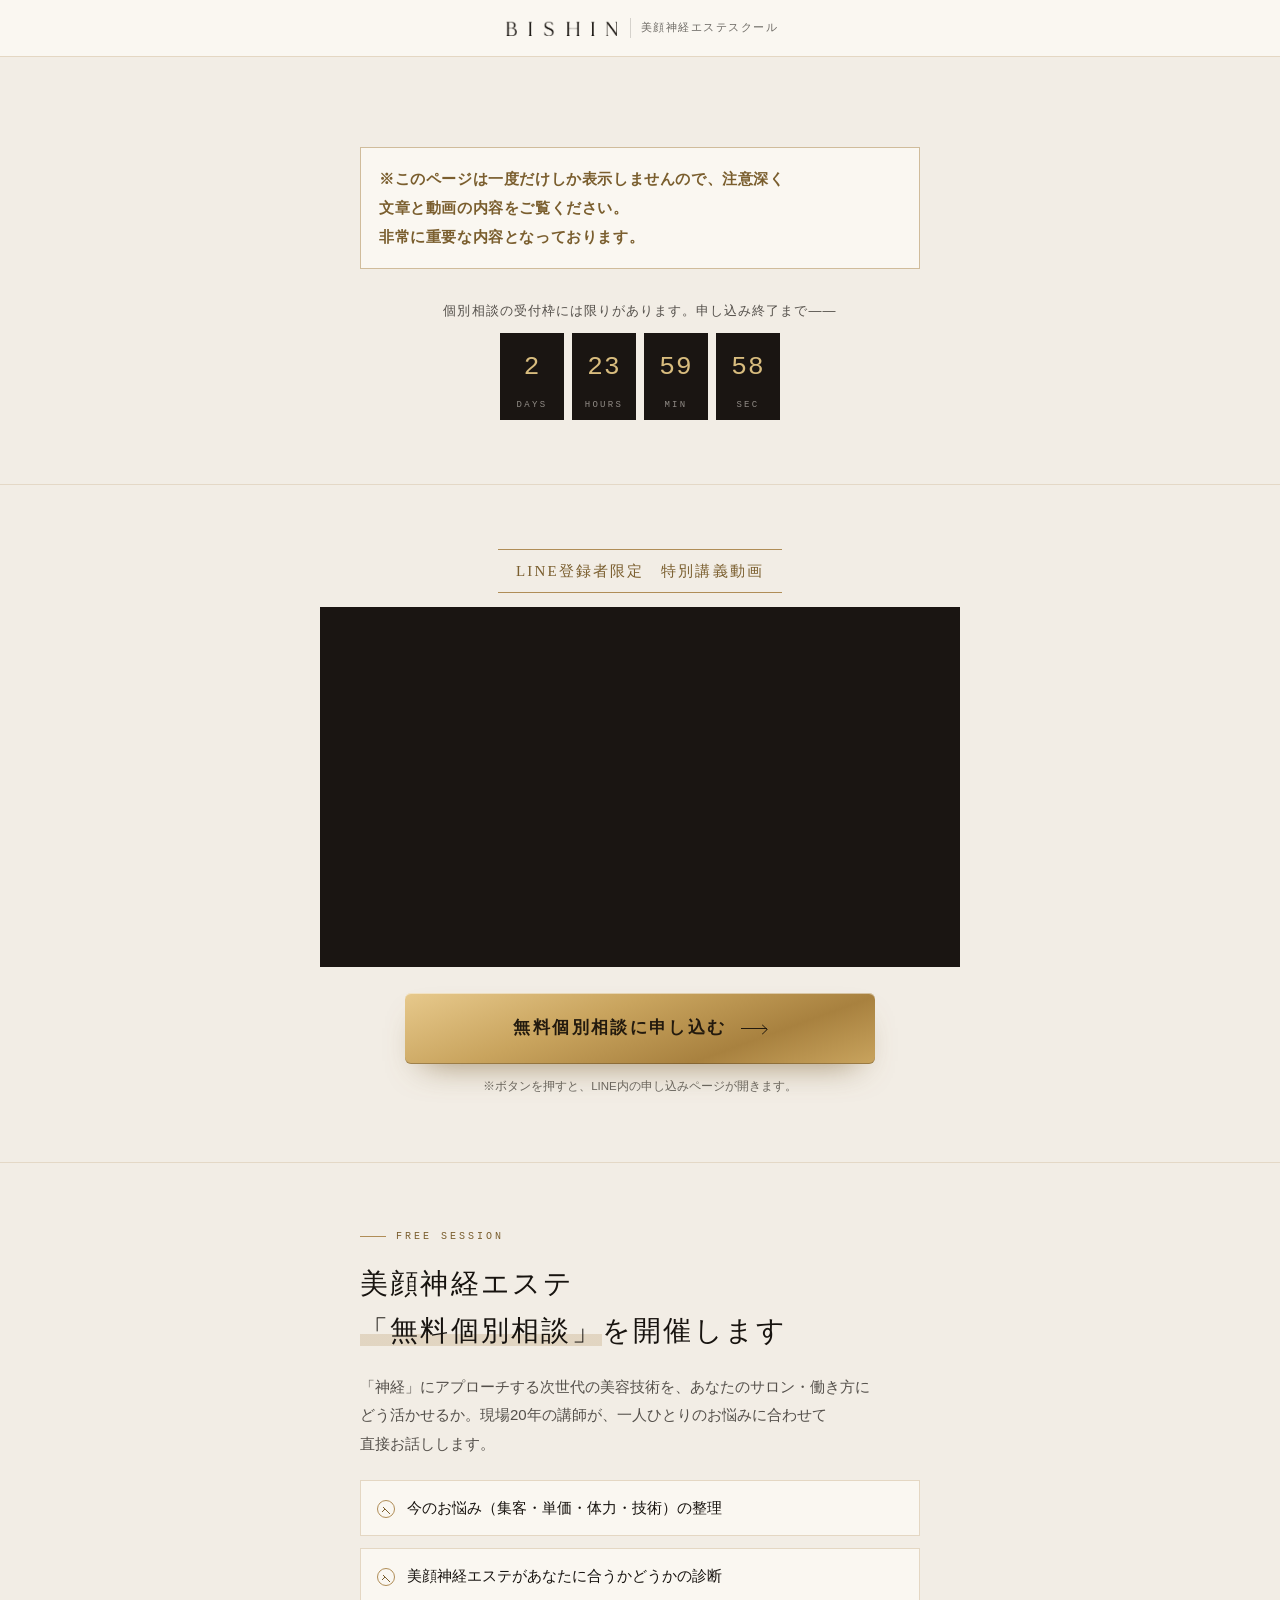
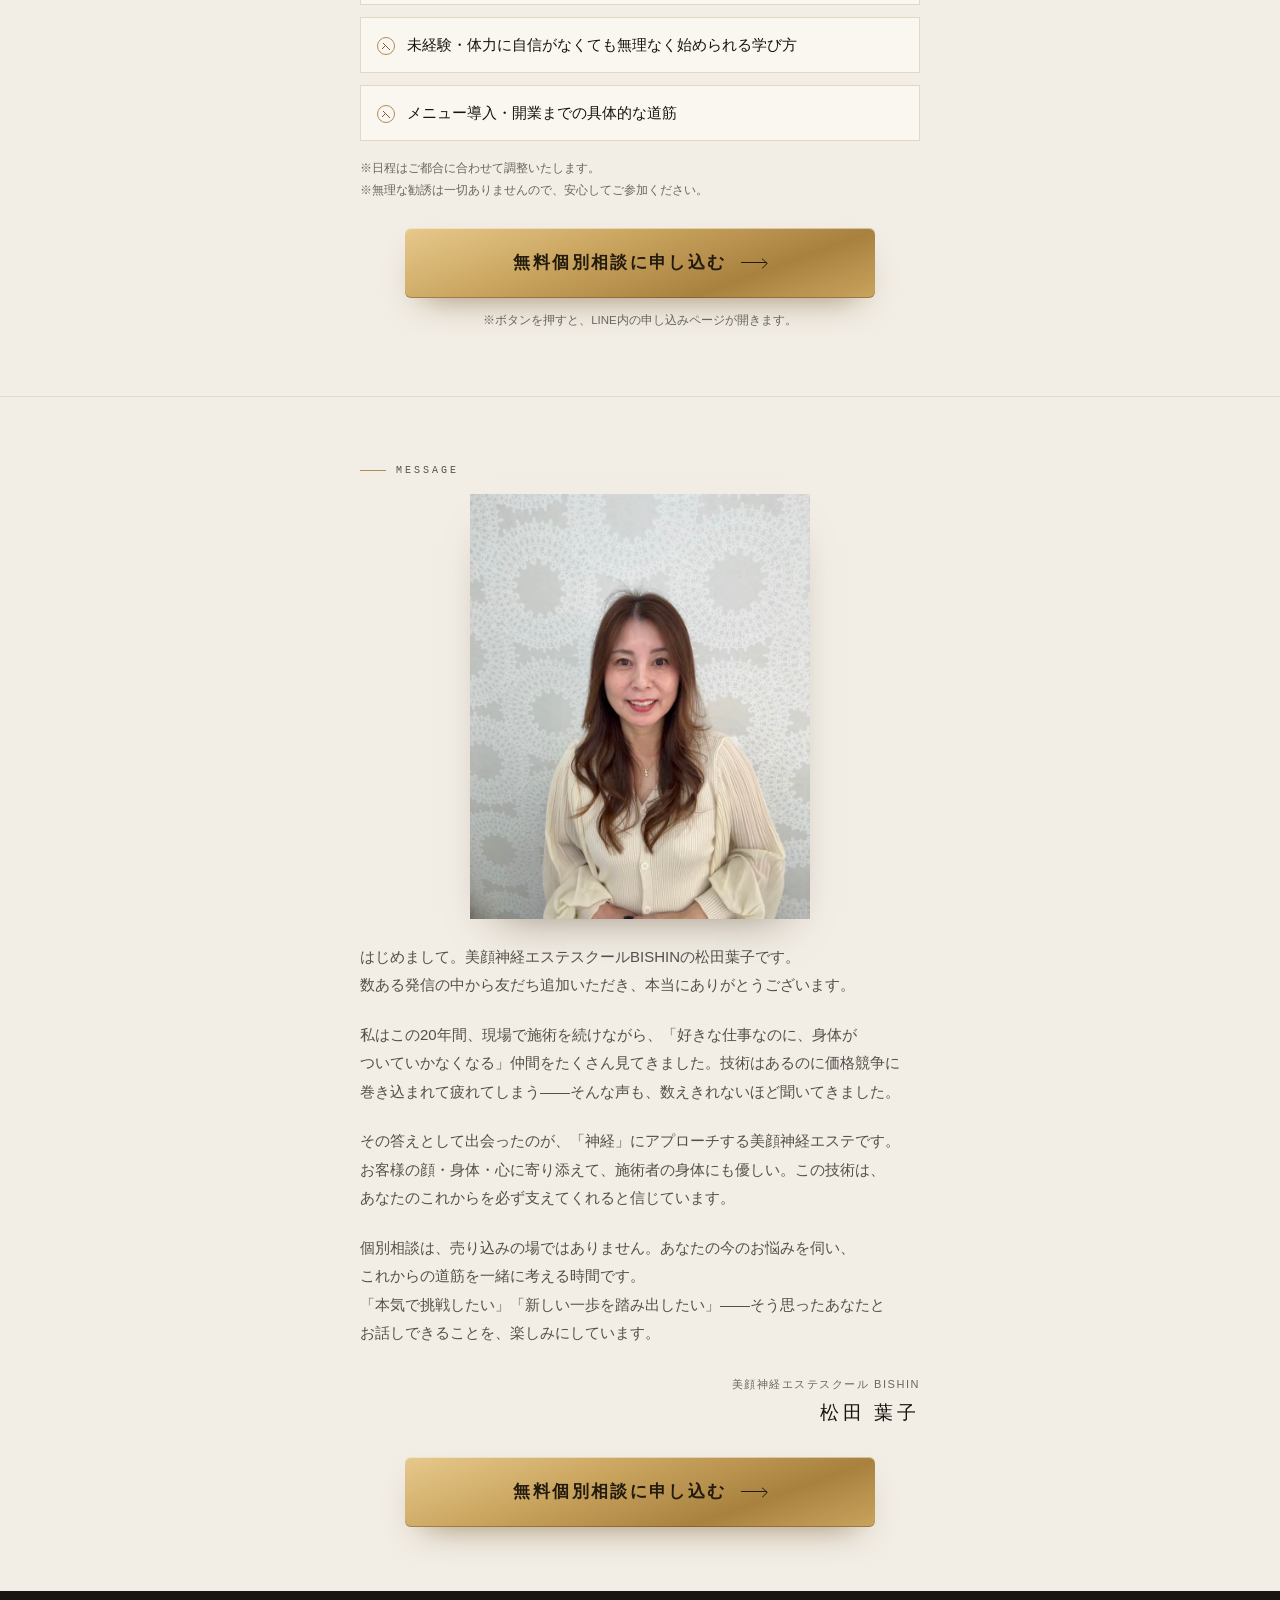
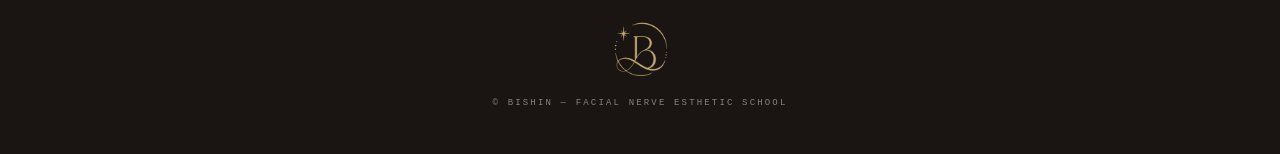
<file: soudan/index.html>
<!doctype html><html lang="ja"><head>
<meta charset="utf-8">
<meta name="viewport" content="width=device-width,initial-scale=1">
<meta name="robots" content="noindex">
<title>無料個別相談のご案内｜美顔神経エステスクール BISHIN</title>
<!-- Meta Pixel Code -->
<script>
!function(f,b,e,v,n,t,s)
{if(f.fbq)return;n=f.fbq=function(){n.callMethod?
n.callMethod.apply(n,arguments):n.queue.push(arguments)};
if(!f._fbq)f._fbq=n;n.push=n;n.loaded=!0;n.version='2.0';
n.queue=[];t=b.createElement(e);t.async=!0;
t.src=v;s=b.getElementsByTagName(e)[0];
s.parentNode.insertBefore(t,s)}(window, document,'script',
'https://connect.facebook.net/en_US/fbevents.js');
fbq('init', '2170507383557687');
fbq('track', 'PageView');
</script>
<noscript><img height="1" width="1" style="display:none"
src="https://www.facebook.com/tr?id=2170507383557687&ev=PageView&noscript=1"
/></noscript>
<!-- End Meta Pixel Code -->
<style>
:root{
  --paper:#F2EDE5; --paper-2:#FAF7F1; --paper-3:#E9E1D3;
  --ink:#17130F; --ink-70:rgba(23,19,15,.72); --ink-45:rgba(23,19,15,.62); --ink-14:rgba(23,19,15,.16);
  --deep:#1A1512; --signal:#B08D57; --signal-tx:#7A5E2E; --signal-lit:#D8BC7E;
  --f-min:"Hiragino Mincho ProN","HiraMinProN-W3","Yu Mincho","YuMincho","Noto Serif JP",serif;
  --f-go:"Hiragino Sans","Hiragino Kaku Gothic ProN","Yu Gothic","YuGothic","Noto Sans JP",sans-serif;
  --f-mono:"SFMono-Regular","SF Mono",Menlo,Consolas,ui-monospace,monospace;
  --pad:clamp(20px,5vw,40px);
  --mark-gold:url("[data-uri]");
  --word-ink:url("[data-uri]");
  --ph-prof:url("[data-uri]");
}
*{box-sizing:border-box}
html{-webkit-text-size-adjust:100%}
body{margin:0;background:var(--paper);color:var(--ink);font-family:var(--f-go);line-height:1.9;font-size:15px}
img{max-width:100%}
.wrap{max-width:640px;margin-inline:auto;padding-inline:var(--pad)}

/* ヘッダー */
.hd{display:flex;align-items:center;justify-content:center;gap:10px;padding:18px var(--pad);
  border-bottom:1px solid rgba(176,141,87,.3);background:var(--paper-2)}
.hd i{display:block;width:118px;height:16px;background:var(--word-ink) center/contain no-repeat}
.hd span{font-size:10.5px;letter-spacing:.14em;color:var(--ink-45);border-left:1px solid var(--ink-14);padding-left:10px}

/* 注意書き */
.notice{margin:26px 0 0;padding:16px 18px;border:1px solid rgba(176,141,87,.55);background:var(--paper-2);
  font-size:15px;font-weight:600;color:var(--signal-tx);letter-spacing:.04em;line-height:1.95}

/* 見出しまわり */
.eyebrow{font-family:var(--f-mono);font-size:10px;letter-spacing:.3em;color:var(--signal-tx);
  display:flex;align-items:center;gap:10px;margin:0 0 14px}
.eyebrow::before{content:"";width:26px;height:1px;background:var(--signal)}
.h1{font-family:var(--f-min);font-weight:400;font-size:clamp(24px,6.4vw,32px);letter-spacing:.1em;line-height:1.6;margin:0}
.h2{font-family:var(--f-min);font-weight:400;font-size:clamp(21px,5.6vw,28px);letter-spacing:.08em;line-height:1.7;margin:0 0 18px}
.h2 em{font-style:normal;background:linear-gradient(transparent 62%,rgba(176,141,87,.25) 62%)}
.sec{padding:clamp(40px,9vw,64px) 0}
.sec+.sec{border-top:1px solid rgba(176,141,87,.22)}
.lead{color:var(--ink-70);margin:0}
.nb{display:inline-block}

/* 動画 */
.mv-label{text-align:center;margin:0 0 14px}
.mv-label b{display:inline-block;font-family:var(--f-min);font-weight:400;font-size:15px;letter-spacing:.14em;
  border-top:1px solid var(--signal);border-bottom:1px solid var(--signal);padding:7px 18px;color:var(--signal-tx)}
.video{position:relative;aspect-ratio:16/9;background:var(--deep);overflow:hidden;margin-inline:calc(var(--pad)*-1)}
.video video{position:absolute;inset:0;width:100%;height:100%;object-fit:contain;display:block;background:var(--deep)}
.video iframe{position:absolute;inset:0;width:100%;height:100%;border:0;display:block;background:var(--deep)}
.video-wait{position:absolute;inset:0;display:grid;place-items:center}
.video-wait div{text-align:center}
.video-wait i{display:block;width:64px;height:65px;background:var(--mark-gold) center/contain no-repeat;margin:0 auto 12px;opacity:.9}
.video-wait p{margin:0;font-family:var(--f-mono);font-size:10px;letter-spacing:.3em;color:rgba(242,237,229,.65)}

/* リスト */
.gets{list-style:none;margin:22px 0 0;padding:0;display:grid;gap:12px}
.gets li{position:relative;padding:14px 16px 14px 46px;background:var(--paper-2);border:1px solid rgba(176,141,87,.3);line-height:1.75}
.gets li::before{content:"";position:absolute;left:16px;top:19px;width:16px;height:16px;border-radius:50%;
  border:1px solid var(--signal);background:
  linear-gradient(45deg,transparent 46%,var(--signal-tx) 46%,var(--signal-tx) 54%,transparent 54%) no-repeat 55% 60%/9px 7px,
  linear-gradient(-52deg,transparent 46%,var(--signal-tx) 46%,var(--signal-tx) 54%,transparent 54%) no-repeat 28% 62%/5px 5px}
.small-note{font-size:12px;color:var(--ink-45);margin:16px 0 0;line-height:1.85}

/* カウントダウン */
.limit{margin:30px 0 0;text-align:center}
.limit p{margin:0 0 10px;font-size:13px;letter-spacing:.08em;color:var(--ink-70)}
.timer{display:flex;justify-content:center;gap:8px}
.timer b{display:block;min-width:64px;padding:10px 6px 6px;background:var(--deep);color:var(--signal-lit);
  font-family:var(--f-mono);font-size:26px;font-weight:400;letter-spacing:.04em}
.timer b small{display:block;font-size:9px;letter-spacing:.26em;color:rgba(242,237,229,.55);margin-top:4px}

/* CTA（本LPと同じ金の板） */
.cta{display:flex;align-items:center;justify-content:center;gap:14px;position:relative;overflow:hidden;
  width:100%;max-width:470px;margin:26px auto 0;border-radius:6px;padding:19px 20px;text-decoration:none;
  background:linear-gradient(160deg,#E7C98C 0%,#C9A45E 38%,#A8813F 72%,#C9A45E 100%);
  box-shadow:0 16px 34px -18px rgba(122,94,46,.75), inset 0 1px 0 rgba(255,255,255,.5), inset 0 -1px 0 rgba(70,50,24,.35);
  transition:transform .14s ease, box-shadow .14s ease}
.cta::before{content:"";position:absolute;top:-4px;bottom:-4px;left:-70%;width:42%;pointer-events:none;
  background:linear-gradient(105deg,rgba(255,255,255,0) 0%,rgba(255,255,255,.5) 50%,rgba(255,255,255,0) 100%);
  transform:skewX(-22deg);animation:cta-shine 3.4s ease-in-out infinite}
@keyframes cta-shine{0%{left:-70%}42%{left:135%}100%{left:135%}}
.cta:hover{transform:translateY(-2px);
  box-shadow:0 20px 40px -18px rgba(122,94,46,.85), inset 0 1px 0 rgba(255,255,255,.55), inset 0 -1px 0 rgba(70,50,24,.35)}
.cta:active{transform:translateY(2px);
  box-shadow:0 8px 16px -12px rgba(122,94,46,.7), inset 0 1px 0 rgba(255,255,255,.4), inset 0 -1px 0 rgba(70,50,24,.3)}
@media (prefers-reduced-motion:reduce){.cta::before{animation:none}}
.cta b{font-family:var(--f-min);font-weight:600;font-size:17px;letter-spacing:.14em;color:#231A0E}
.cta .ar{width:26px;height:1px;background:#231A0E;position:relative}
.cta .ar::after{content:"";position:absolute;right:0;top:-3px;width:8px;height:8px;border-top:1px solid #231A0E;border-right:1px solid #231A0E;transform:rotate(45deg) scale(.8)}
.cta-note{text-align:center;font-size:11.5px;color:var(--ink-45);margin:12px 0 0}

/* Message */
.msg-fig{width:min(78%,340px);margin:0 auto 24px;aspect-ratio:4/5;background:var(--ph-prof) center 20%/cover no-repeat;
  box-shadow:0 22px 44px -28px rgba(70,50,24,.6)}
.msg p{margin:0 0 1.4em;color:var(--ink-70)}
.msg p:last-of-type{margin-bottom:0}
.sign{margin-top:26px;text-align:right}
.sign span{display:block;font-size:11px;letter-spacing:.14em;color:var(--ink-45)}
.sign b{font-family:var(--f-min);font-weight:400;font-size:19px;letter-spacing:.2em}

/* フッター */
.ft{padding:30px var(--pad) 40px;text-align:center;background:var(--deep)}
.ft i{display:block;width:54px;height:55px;background:var(--mark-gold) center/contain no-repeat;margin:0 auto 10px;opacity:.9}
.ft small{font-family:var(--f-mono);font-size:9px;letter-spacing:.24em;color:rgba(242,237,229,.5)}
</style>
</head><body>

<header class="hd">
  <i aria-label="BISHIN"></i><span>美顔神経エステスクール</span>
</header>

<!-- ① 導入 -->
<section class="sec">
  <div class="wrap">
    <p class="notice"><span class="nb">※このページは</span><span class="nb">一度だけしか</span><span class="nb">表示しませんので、</span><span class="nb">注意深く</span><span class="nb">文章と動画の内容を</span><span class="nb">ご覧ください。</span><br>
    <span class="nb">非常に重要な内容と</span><span class="nb">なっております。</span></p>

    <div class="limit">
      <p><span class="nb">個別相談の受付枠には</span><span class="nb">限りがあります。</span><span class="nb">申し込み終了まで——</span></p>
      <div class="timer" aria-hidden="true">
        <b><span id="t-d">-</span><small>DAYS</small></b>
        <b><span id="t-h">--</span><small>HOURS</small></b>
        <b><span id="t-m">--</span><small>MIN</small></b>
        <b><span id="t-s">--</span><small>SEC</small></b>
      </div>
    </div>
  </div>
</section>

<!-- ② 特別講義動画 -->
<section class="sec">
  <div class="wrap">
    <p class="mv-label"><b><span class="nb">LINE登録者限定</span>　<span class="nb">特別講義動画</span></b></p>
    <div class="video" id="lecture-video">
      <iframe src="https://www.youtube-nocookie.com/embed/7ee-mbW_x-0?rel=0&amp;playsinline=1"
        title="LINE登録者限定 特別講義動画"
        allow="accelerometer; autoplay; clipboard-write; encrypted-media; gyroscope; picture-in-picture; web-share"
        allowfullscreen referrerpolicy="strict-origin-when-cross-origin" loading="lazy"></iframe>
    </div>

    <a class="cta" href="https://liff.line.me/2010723291-ZpQ6VLx9?liff_id=2010723291-ZpQ6VLx9&amp;is=yRa7ntfyMz" target="_blank" rel="noopener">
      <b>無料個別相談に申し込む</b><span class="ar" aria-hidden="true"></span>
    </a>
    <p class="cta-note">※ボタンを押すと、LINE内の申し込みページが開きます。</p>
  </div>
</section>

<!-- ③ 個別相談の案内 -->
<section class="sec">
  <div class="wrap">
    <p class="eyebrow">FREE SESSION</p>
    <h2 class="h2"><span class="nb">美顔神経エステ</span><br><em><span class="nb">「無料個別相談」</span></em><span class="nb">を</span><span class="nb">開催します</span></h2>
    <p class="lead"><span class="nb">「神経」に</span><span class="nb">アプローチする</span><span class="nb">次世代の</span><span class="nb">美容技術を、</span><span class="nb">あなたの</span><span class="nb">サロン・</span><span class="nb">働き方に</span><span class="nb">どう活かせるか。</span><span class="nb">現場20年の</span><span class="nb">講師が、</span><span class="nb">一人ひとりの</span><span class="nb">お悩みに</span><span class="nb">合わせて</span><span class="nb">直接お話しします。</span></p>

    <ul class="gets">
      <li><span class="nb">今のお悩み</span><span class="nb">（集客・単価・</span><span class="nb">体力・技術）の</span><span class="nb">整理</span></li>
      <li><span class="nb">美顔神経エステが</span><span class="nb">あなたに</span><span class="nb">合うかどうかの</span><span class="nb">診断</span></li>
      <li><span class="nb">未経験・</span><span class="nb">体力に自信が</span><span class="nb">なくても</span><span class="nb">無理なく始められる</span><span class="nb">学び方</span></li>
      <li><span class="nb">メニュー導入・</span><span class="nb">開業までの</span><span class="nb">具体的な道筋</span></li>
    </ul>
    <p class="small-note">※日程はご都合に合わせて調整いたします。<br>※無理な勧誘は一切ありませんので、安心してご参加ください。</p>

    <a class="cta" href="https://liff.line.me/2010723291-ZpQ6VLx9?liff_id=2010723291-ZpQ6VLx9&amp;is=yRa7ntfyMz" target="_blank" rel="noopener">
      <b>無料個別相談に申し込む</b><span class="ar" aria-hidden="true"></span>
    </a>
    <p class="cta-note">※ボタンを押すと、LINE内の申し込みページが開きます。</p>
  </div>
</section>

<!-- ④ Message -->
<section class="sec">
  <div class="wrap msg">
    <p class="eyebrow">MESSAGE</p>
    <figure class="msg-fig" role="img" aria-label="BISHIN 講師 松田葉子"></figure>
    <p><span class="nb">はじめまして。</span><span class="nb">美顔神経エステスクール</span><span class="nb">BISHINの</span><span class="nb">松田葉子です。</span><br>
    <span class="nb">数ある発信の中から</span><span class="nb">友だち追加いただき、</span><span class="nb">本当に</span><span class="nb">ありがとうございます。</span></p>
    <p><span class="nb">私はこの20年間、</span><span class="nb">現場で施術を</span><span class="nb">続けながら、</span><span class="nb">「好きな仕事なのに、</span><span class="nb">身体が</span><span class="nb">ついていかなくなる」</span><span class="nb">仲間を</span><span class="nb">たくさん</span><span class="nb">見てきました。</span><span class="nb">技術はあるのに</span><span class="nb">価格競争に</span><span class="nb">巻き込まれて</span><span class="nb">疲れてしまう——</span><span class="nb">そんな声も、</span><span class="nb">数えきれないほど</span><span class="nb">聞いてきました。</span></p>
    <p><span class="nb">その答えとして</span><span class="nb">出会ったのが、</span><span class="nb">「神経」に</span><span class="nb">アプローチする</span><span class="nb">美顔神経エステです。</span><span class="nb">お客様の</span><span class="nb">顔・身体・心に</span><span class="nb">寄り添えて、</span><span class="nb">施術者の身体にも</span><span class="nb">優しい。</span><span class="nb">この技術は、</span><span class="nb">あなたの</span><span class="nb">これからを</span><span class="nb">必ず支えてくれると</span><span class="nb">信じています。</span></p>
    <p><span class="nb">個別相談は、</span><span class="nb">売り込みの場では</span><span class="nb">ありません。</span><span class="nb">あなたの</span><span class="nb">今のお悩みを伺い、</span><span class="nb">これからの道筋を</span><span class="nb">一緒に考える</span><span class="nb">時間です。</span><br>
    <span class="nb">「本気で</span><span class="nb">挑戦したい」</span><span class="nb">「新しい一歩を</span><span class="nb">踏み出したい」——</span><span class="nb">そう思った</span><span class="nb">あなたと</span><span class="nb">お話しできることを、</span><span class="nb">楽しみに</span><span class="nb">しています。</span></p>
    <div class="sign"><span>美顔神経エステスクール BISHIN</span><b>松田 葉子</b></div>

    <a class="cta" href="https://liff.line.me/2010723291-ZpQ6VLx9?liff_id=2010723291-ZpQ6VLx9&amp;is=yRa7ntfyMz" target="_blank" rel="noopener">
      <b>無料個別相談に申し込む</b><span class="ar" aria-hidden="true"></span>
    </a>
  </div>
</section>

<footer class="ft">
  <i aria-hidden="true"></i>
  <small>&copy; BISHIN — FACIAL NERVE ESTHETIC SCHOOL</small>
</footer>

<script>
/* 申し込みクリックをMetaピクセルのLeadとして送信 */
document.addEventListener('click',function(e){
  var a=e.target.closest&&e.target.closest('a[href*="liff.line.me"],a[href*="line.me"],a[href*="lin.ee"]');
  if(a&&typeof fbq==='function'){fbq('track','Lead',{content_name:'BISHIN_SOUDAN_CTA'});}
},true);

/* 72時間のカウントダウン（訪問者ごと。期限が切れたら再セット） */
(function(){
  var KEY='bishin_soudan_deadline_v3', span=72*60*60*1000, dl;
  try{ dl=parseInt(localStorage.getItem(KEY),10); }catch(e){}
  if(!dl||isNaN(dl)||dl<Date.now()){ dl=Date.now()+span; try{localStorage.setItem(KEY,String(dl));}catch(e){} }
  var d=document.getElementById('t-d'),h=document.getElementById('t-h'),m=document.getElementById('t-m'),s=document.getElementById('t-s');
  function pad(n){return (n<10?'0':'')+n}
  function tick(){
    var r=Math.max(0,dl-Date.now());
    d.textContent=Math.floor(r/86400000);
    h.textContent=pad(Math.floor(r%86400000/3600000));
    m.textContent=pad(Math.floor(r%3600000/60000));
    s.textContent=pad(Math.floor(r%60000/1000));
  }
  tick(); setInterval(tick,1000);
})();
</script>
</body></html>
</file>
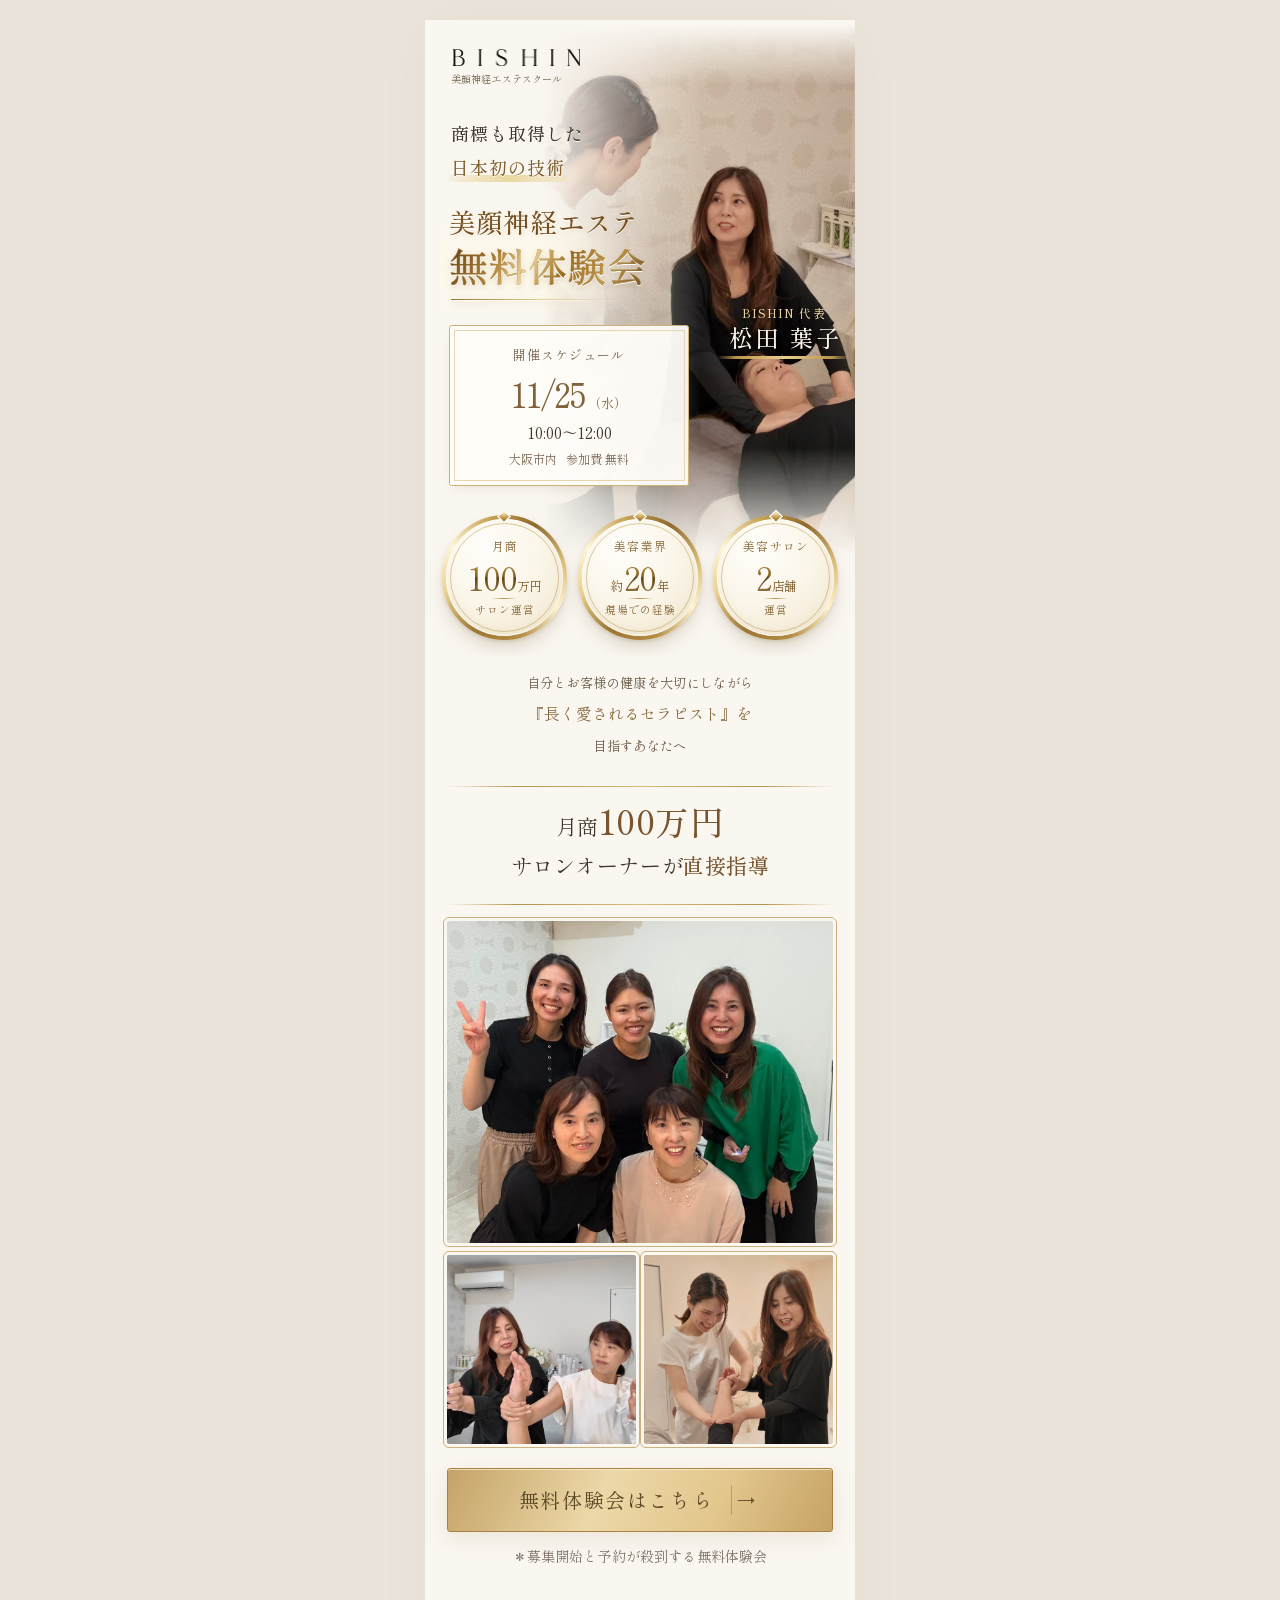
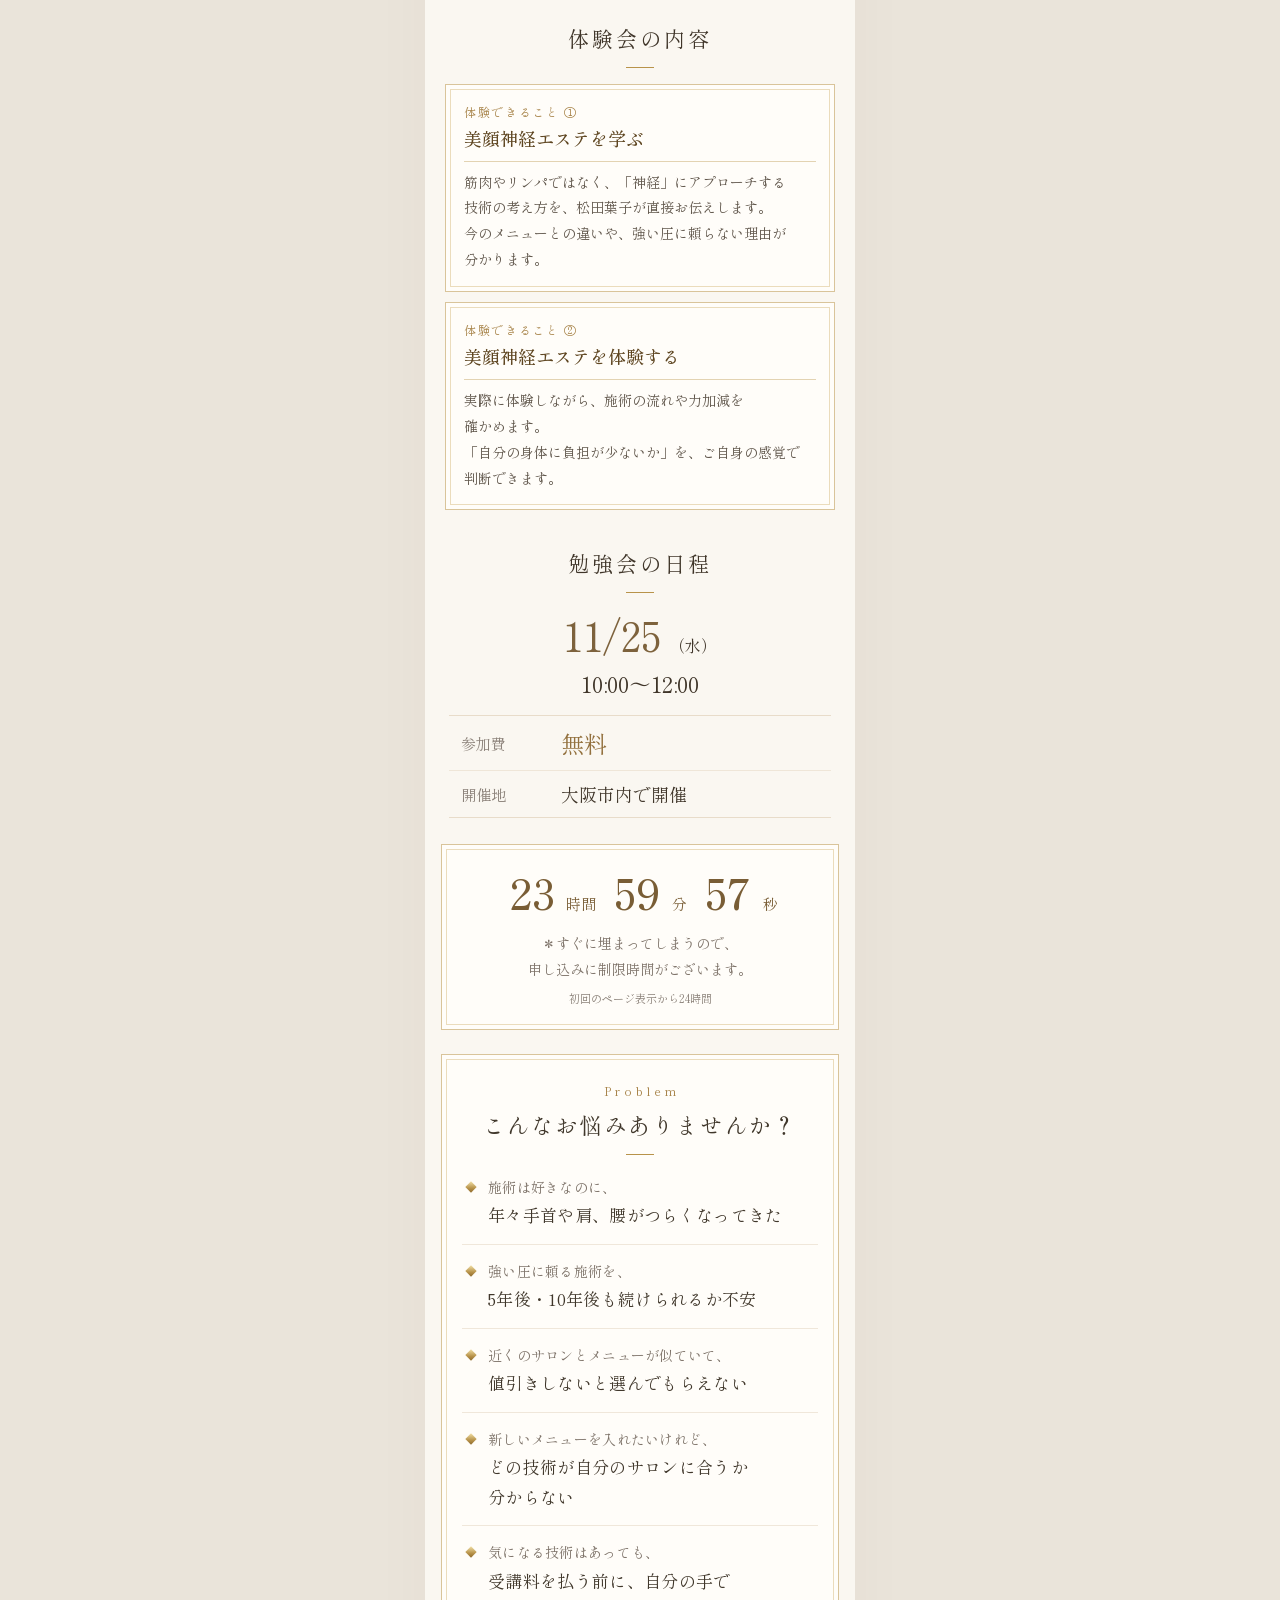
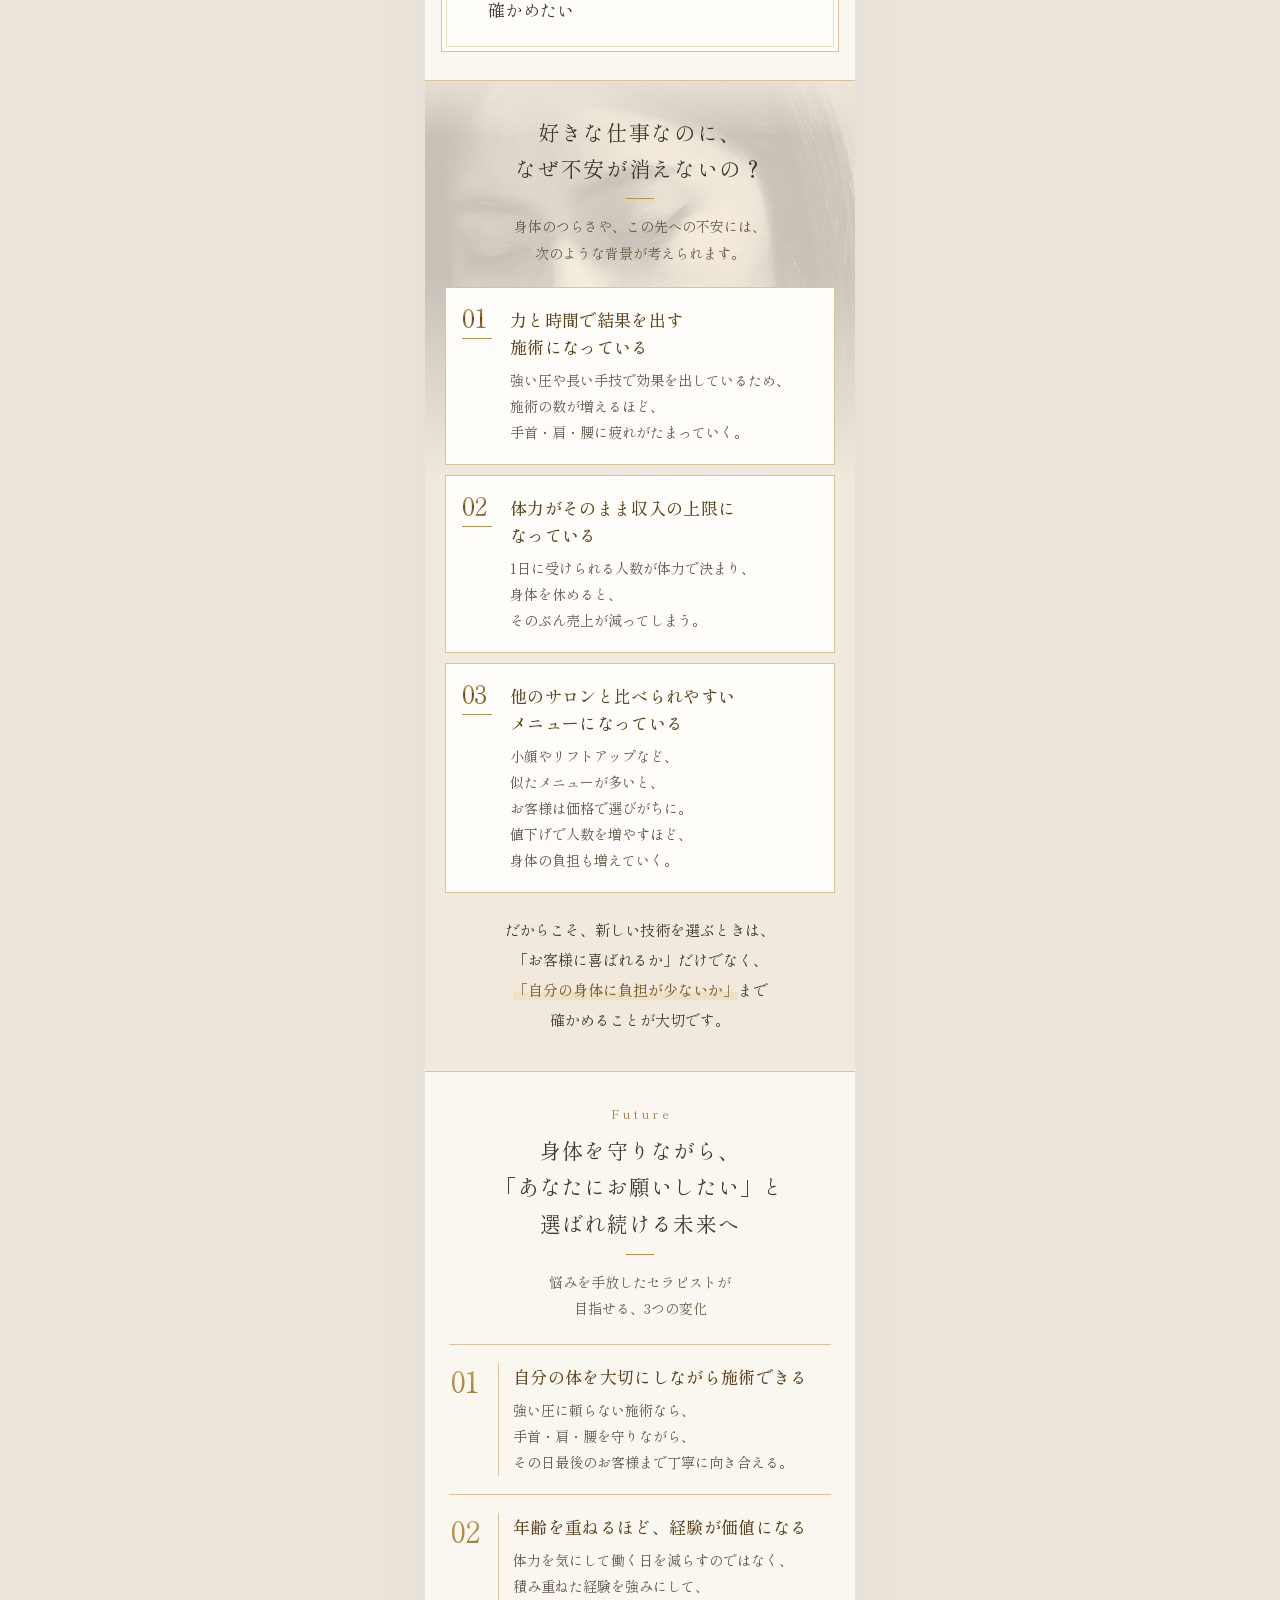
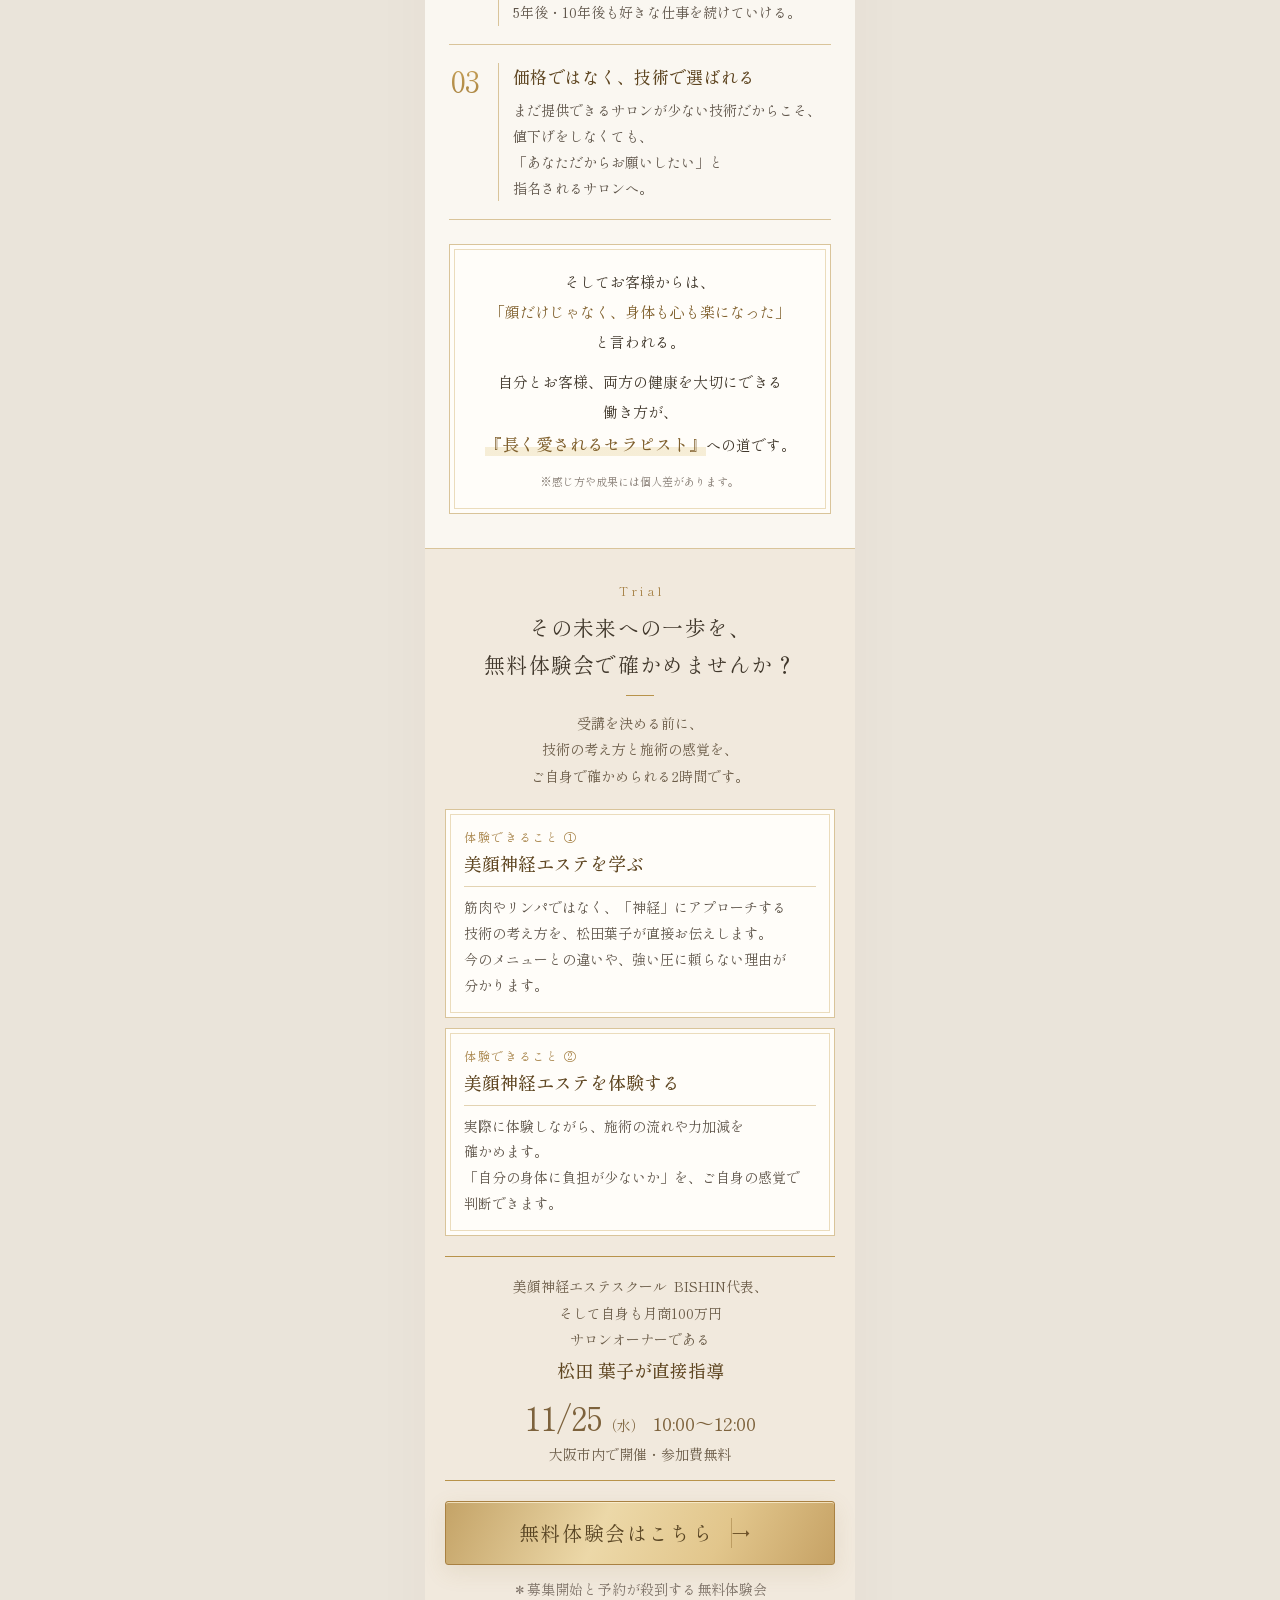
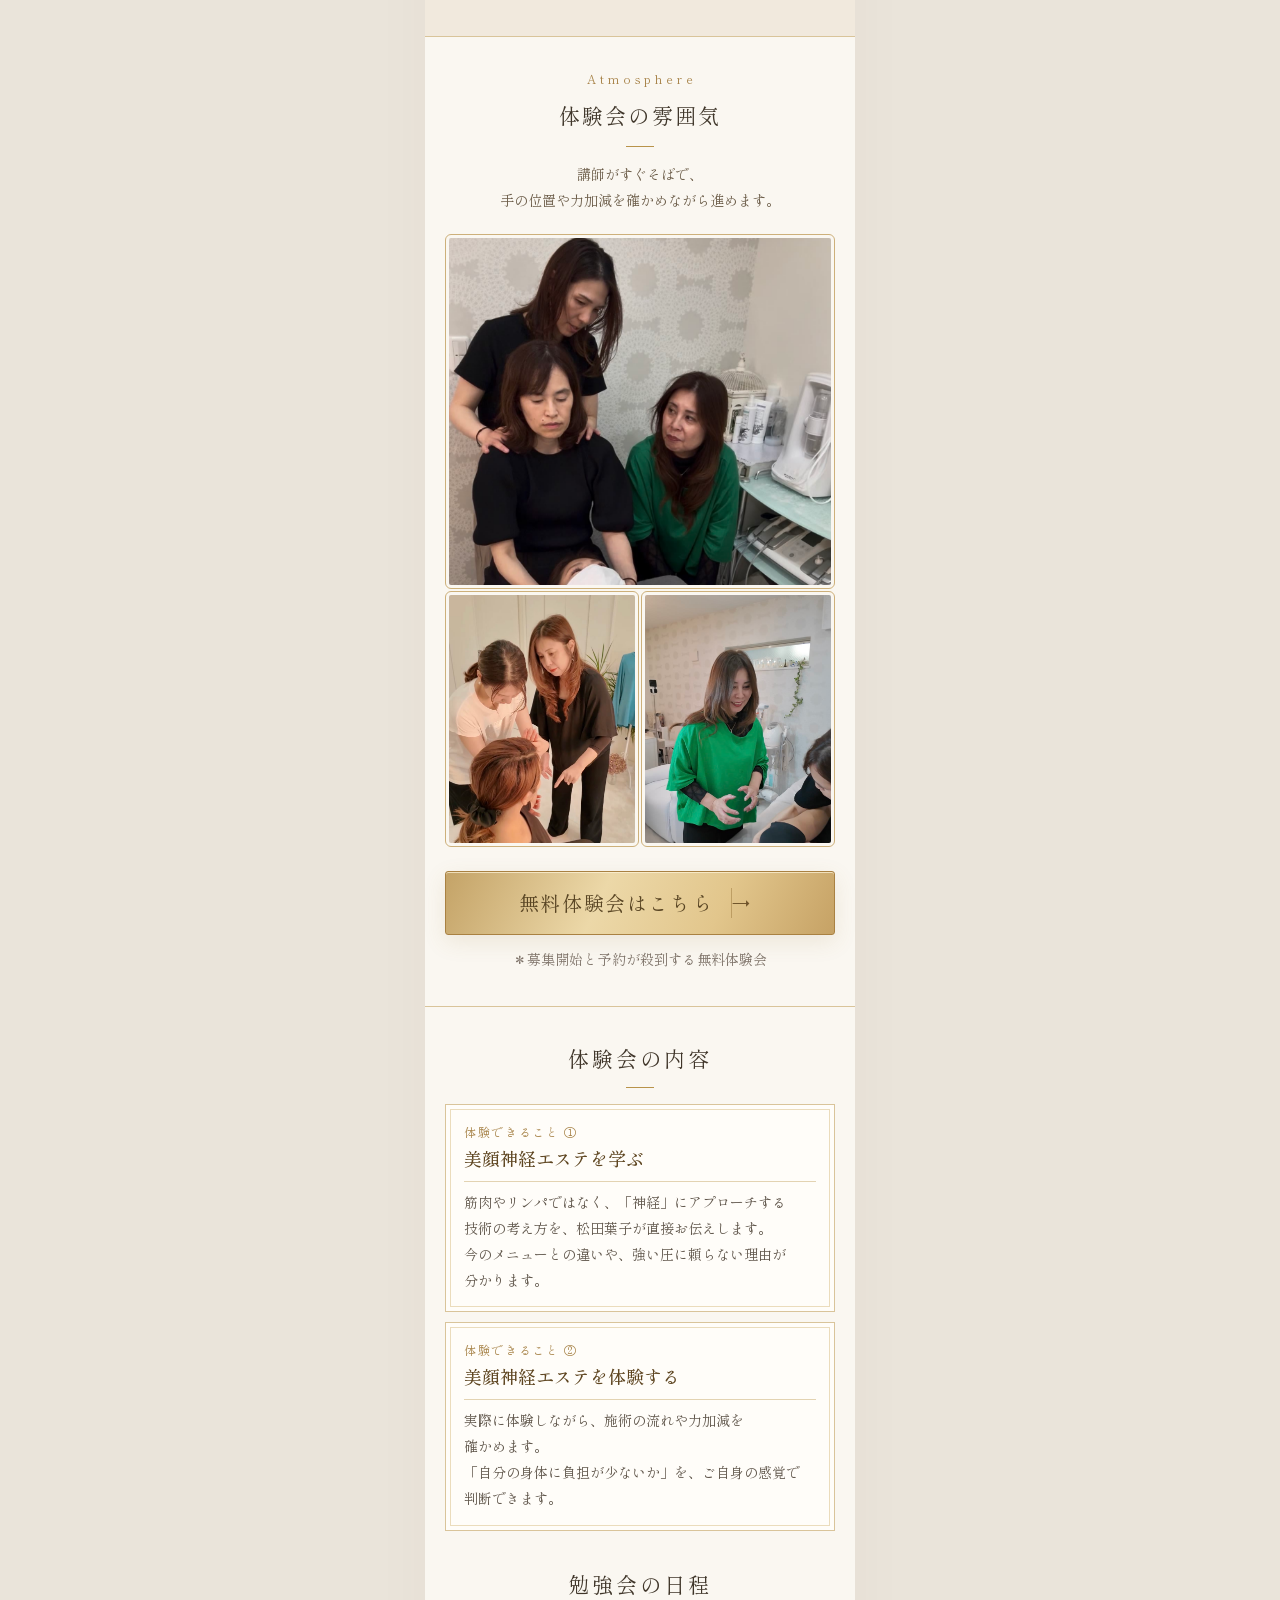
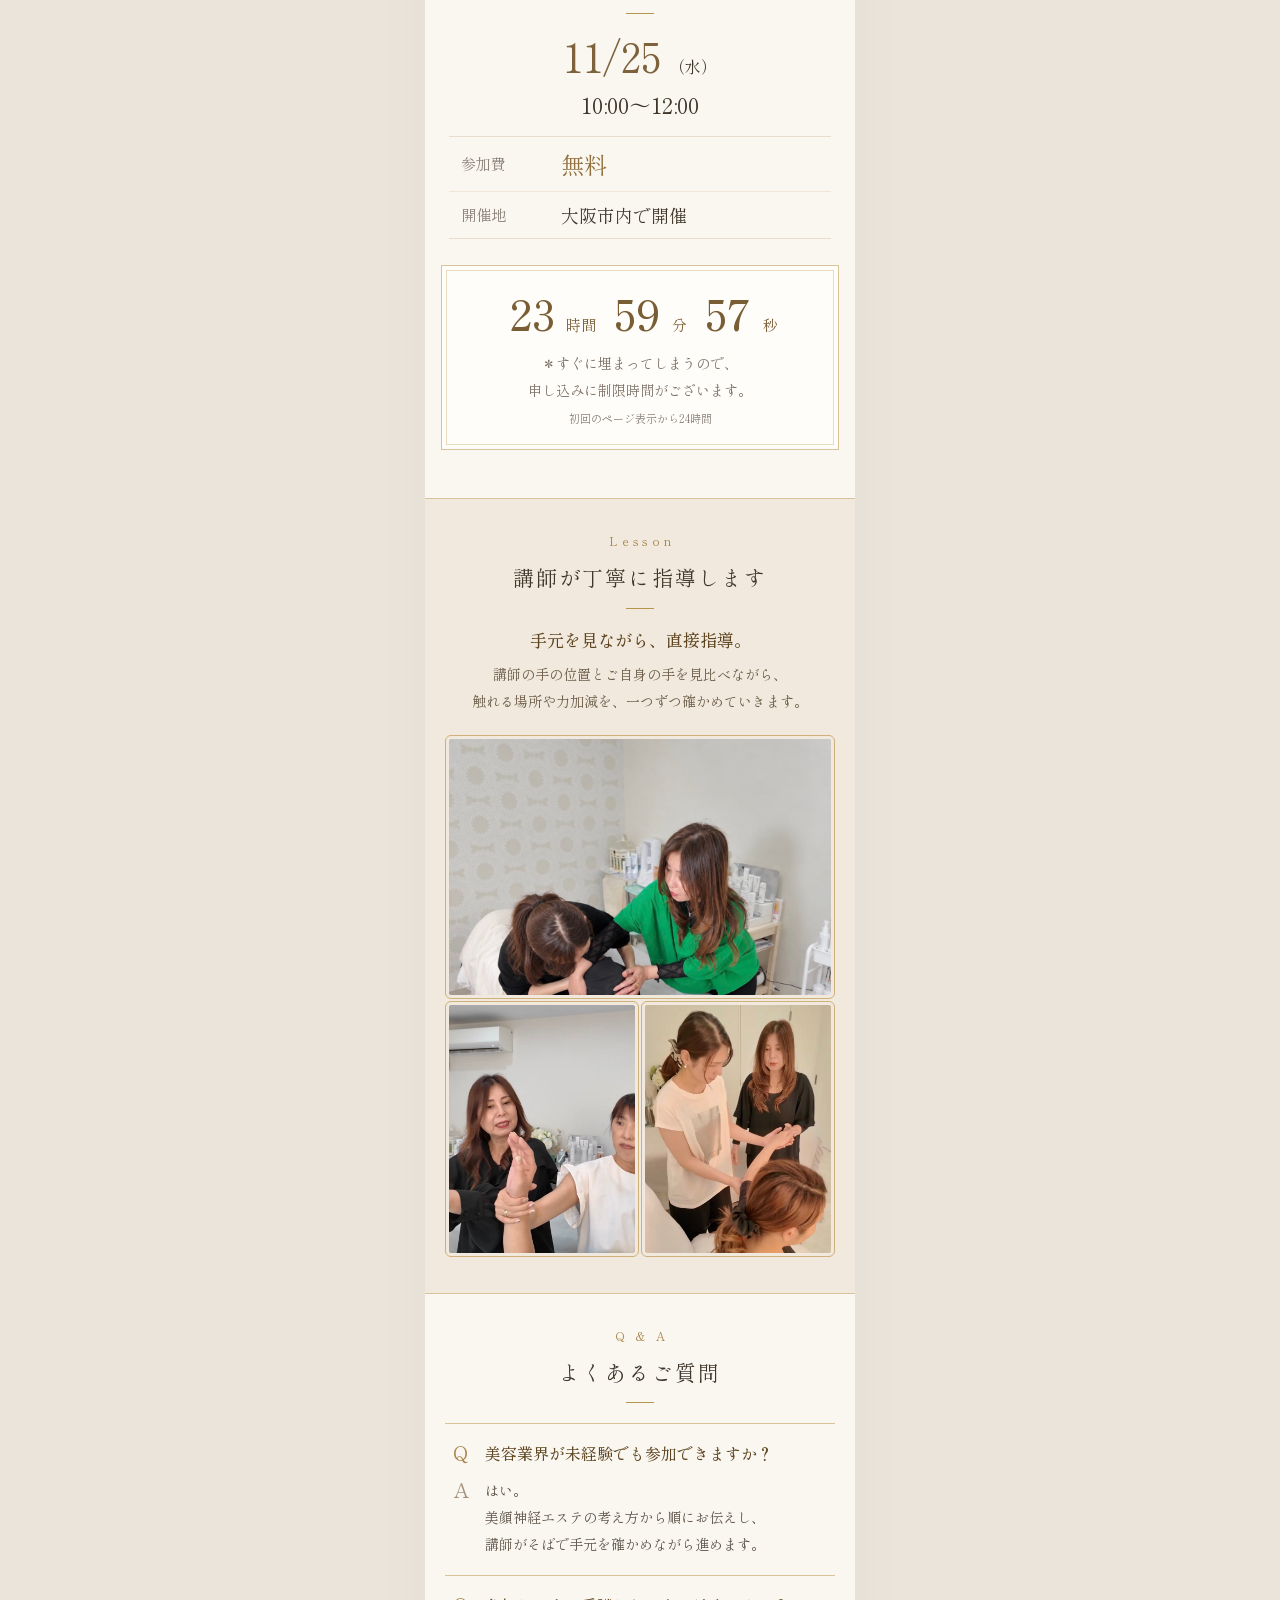
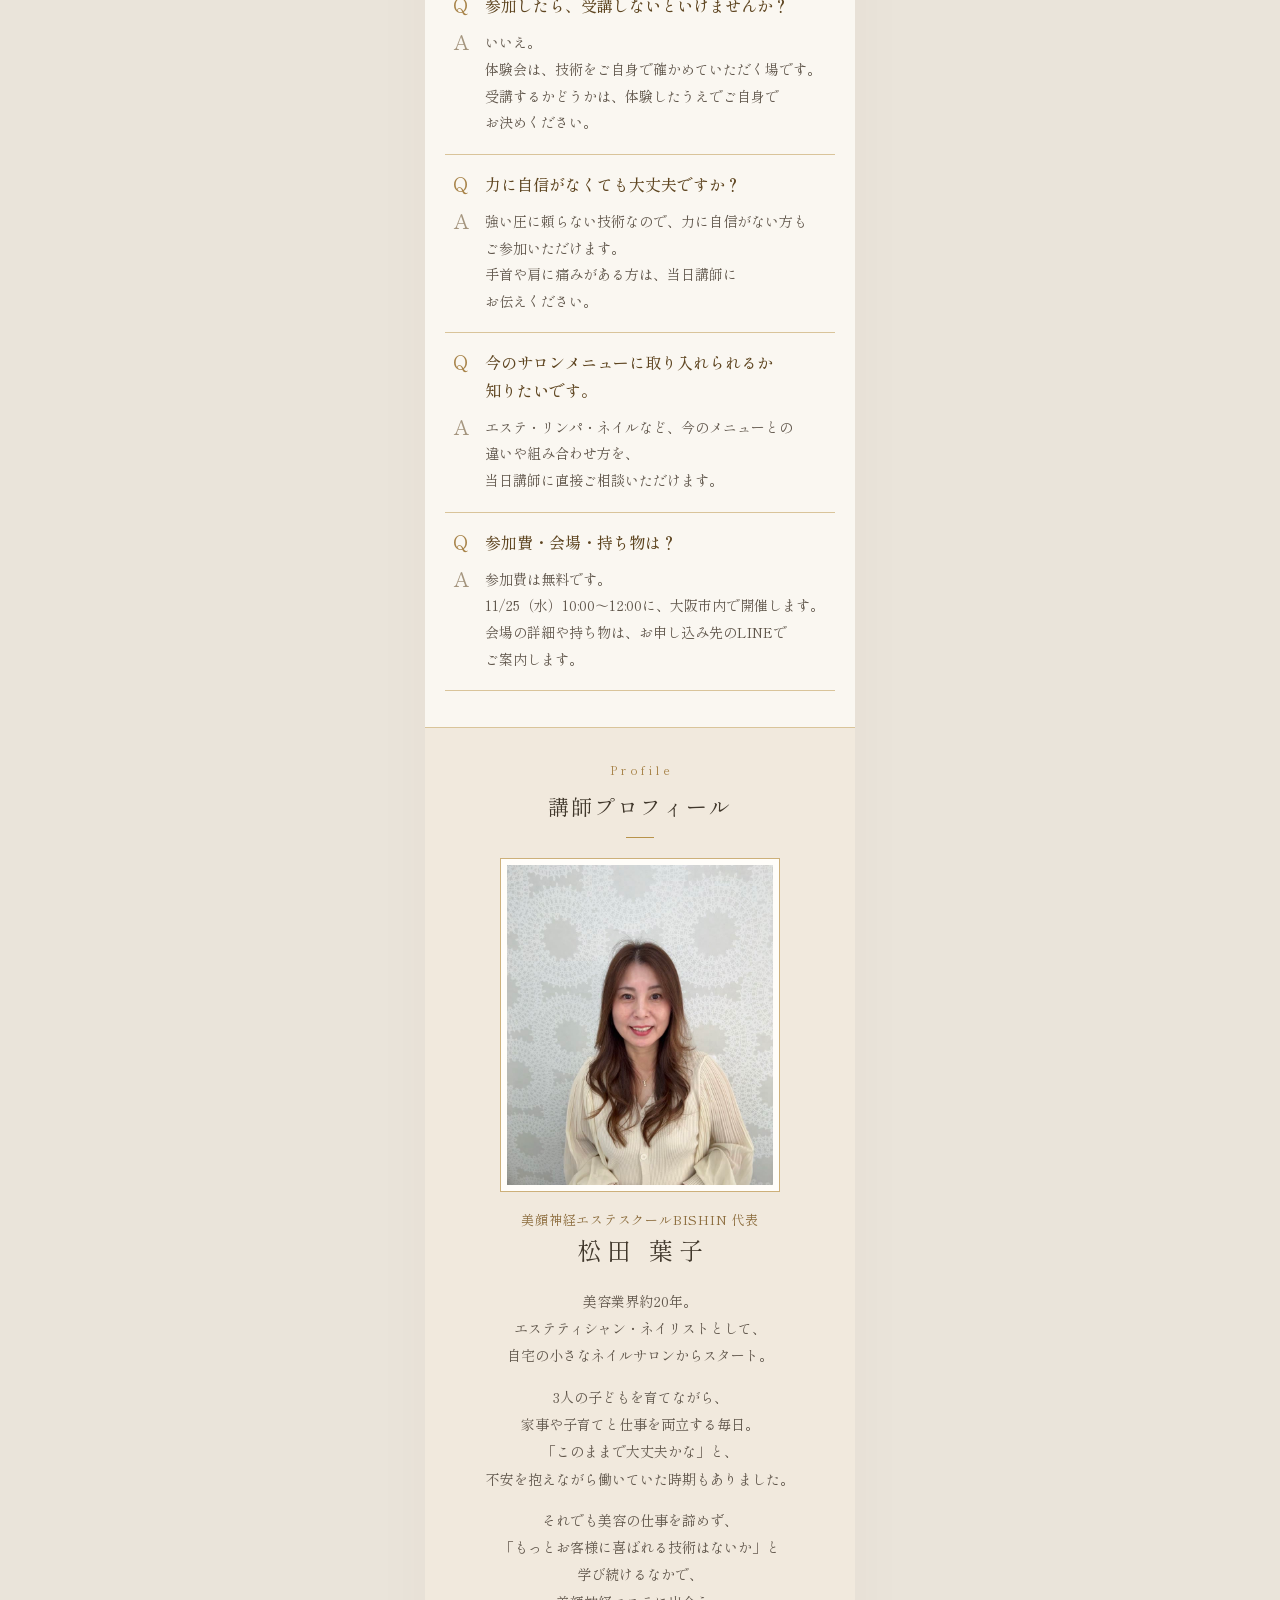
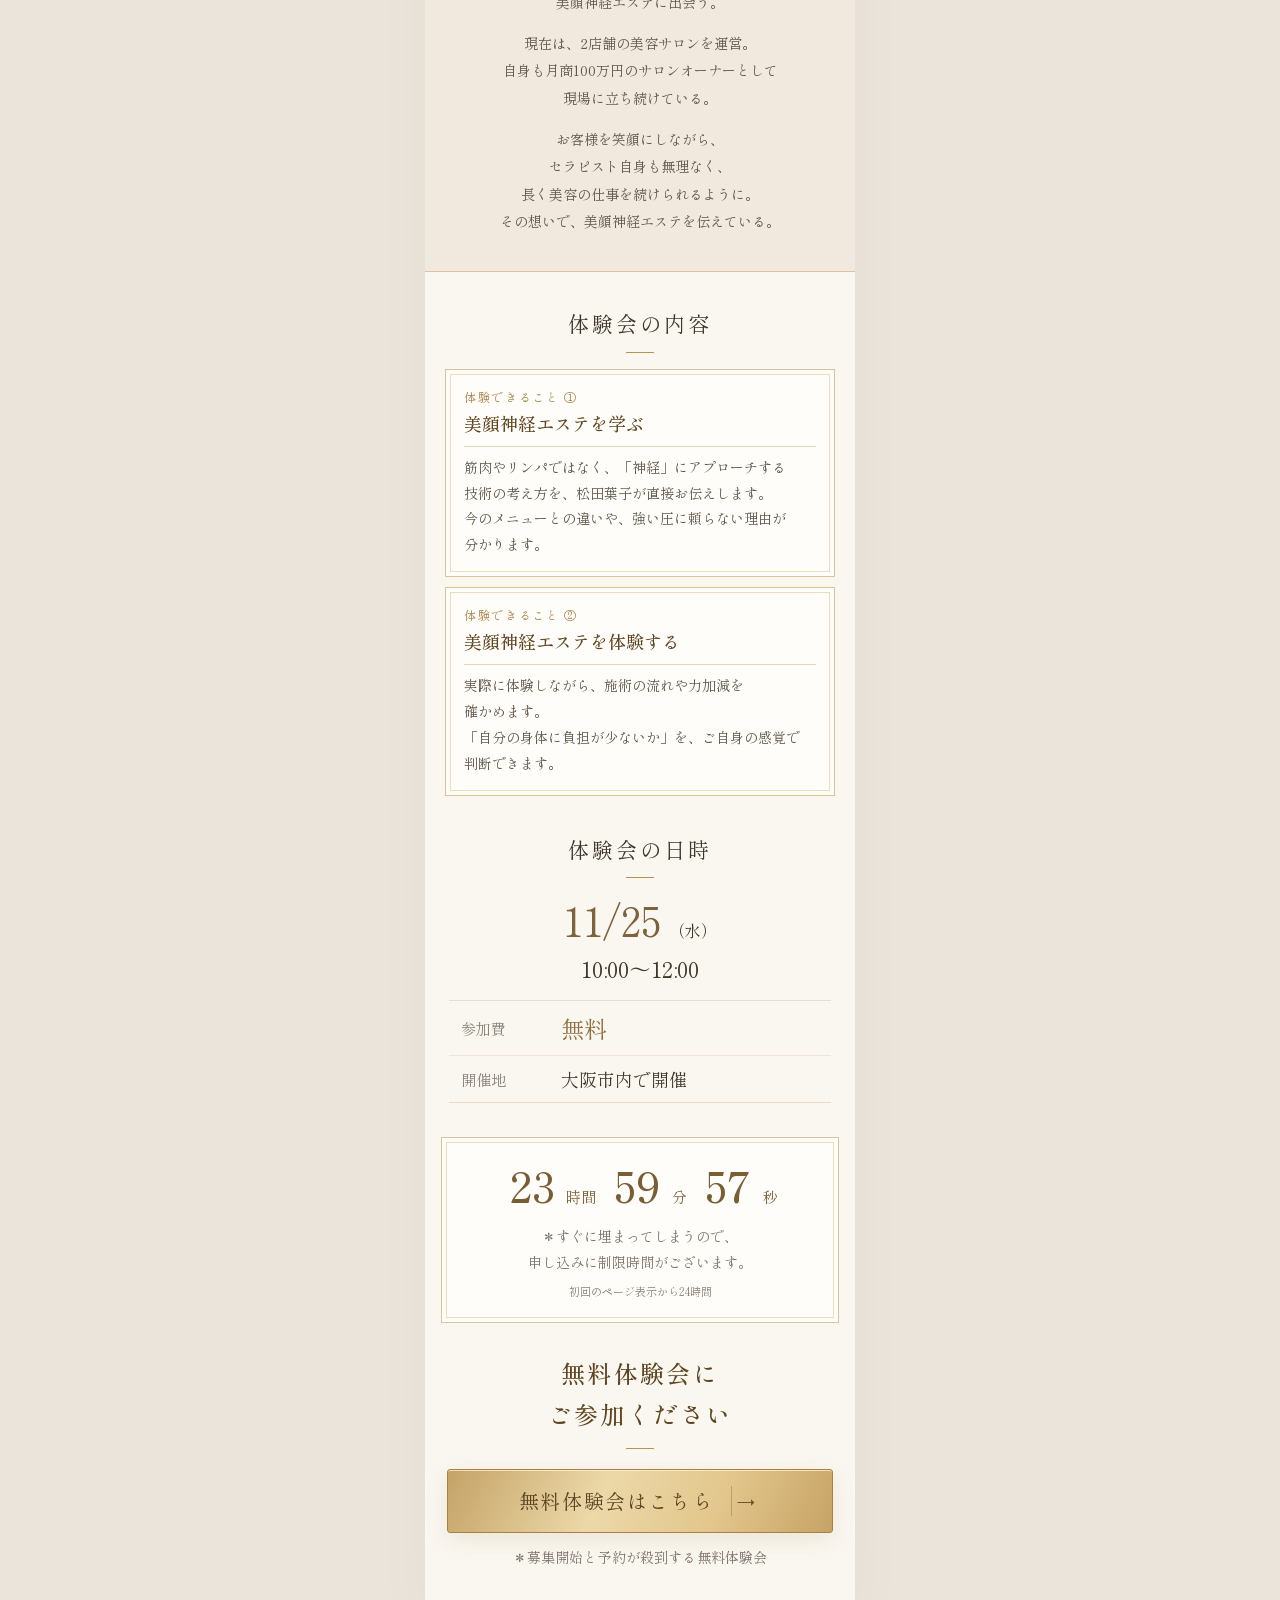
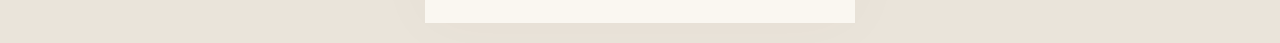
<file: trial/index.html>
<!doctype html>
<html lang="ja"><head><meta charset="utf-8"><meta name="viewport" content="width=device-width,initial-scale=1"><meta name="robots" content="index,follow"><meta name="description" content="11月25日（水）10:00〜12:00、大阪市内で開催。商標も取得した日本初の技術・美顔神経エステを学び、体験できるBISHINの無料体験会。参加費無料。"><link rel="canonical" href="https://bishinesute.com/trial/"><meta property="og:type" content="website"><meta property="og:title" content="美顔神経エステ 無料体験会 | BISHIN"><meta property="og:description" content="11月25日（水）10:00〜12:00、大阪市内。美顔神経エステを学ぶ・体験する。参加費無料。"><meta property="og:url" content="https://bishinesute.com/trial/"><meta property="og:image" content="https://bishinesute.com/trial/assets/hero-v2.jpg"><title>BISHIN 美顔神経エステ無料体験会</title><link rel="preload" as="font" href="assets/shippori-mincho-400.woff" type="font/woff" crossorigin><link rel="preload" as="image" href="assets/hero-v2.jpg"><link rel="stylesheet" href="style.css?v=20261108a"><!-- Meta Pixel Code -->
<script>
!function(f,b,e,v,n,t,s)
{if(f.fbq)return;n=f.fbq=function(){n.callMethod?
n.callMethod.apply(n,arguments):n.queue.push(arguments)};
if(!f._fbq)f._fbq=n;n.push=n;n.loaded=!0;n.version='2.0';
n.queue=[];t=b.createElement(e);t.async=!0;
t.src=v;s=b.getElementsByTagName(e)[0];
s.parentNode.insertBefore(t,s)}(window, document,'script',
'https://connect.facebook.net/en_US/fbevents.js');
fbq('init', '2170507383557687');
fbq('track', 'PageView');
</script>
<noscript><img height="1" width="1" style="display:none"
src="https://www.facebook.com/tr?id=2170507383557687&ev=PageView&noscript=1"
/></noscript>
<!-- End Meta Pixel Code -->
<script src="meta-lead.js?v=20261107" defer></script>
</head><body>
<main class="fv">
 <section class="hero" aria-labelledby="trial-title">
  <img class="hero-image" src="assets/hero-v2.jpg" alt="松田葉子が施術をしながら受講生に説明している様子" width="1170" height="1461" fetchpriority="high">
  <header class="brand"><img src="assets/logo.png" alt="BISHIN" width="256" height="40"><p>美顔神経エステスクール</p></header>
  <p class="kicker"><span>商標も取得した</span><br><span>日本初の技術</span></p>
  <h1 id="trial-title"><span class="technique">美顔神経エステ</span><span class="event">無料体験会</span></h1>
  <section class="schedule" aria-label="開催スケジュール"><p class="schedule-label">開催スケジュール</p><p class="date"><span>11/25</span><small>（水）</small></p><p class="time">10:00〜12:00</p><p class="venue"><span>大阪市内</span><span>参加費 無料</span></p></section>
  <div class="nameplate"><p><span>BISHIN</span> 代表</p><p class="teacher-name">松田 葉子</p></div>
  <div class="achievements" aria-label="講師の経歴と運営実績">
   <div class="achievement"><p class="stat-label">月商</p><p class="stat-value"><strong>100</strong><small>万円</small></p><p class="stat-note">サロン運営</p></div>
   <div class="achievement"><p class="stat-label">美容業界</p><p class="stat-value"><small>約</small><strong>20</strong><small>年</small></p><p class="stat-note">現場での経験</p></div>
   <div class="achievement"><p class="stat-label">美容サロン</p><p class="stat-value"><strong>2</strong><small>店舗</small></p><p class="stat-note">運営</p></div>
  </div>
 </section>
 <div class="invitation"><p><span>自分とお客様の健康を</span><span>大切にしながら</span><br><span class="aspiration">『長く愛されるセラピスト』を</span><br><span>目指すあなたへ</span></p></div>

<section class="teaching-section" aria-labelledby="teaching-title">
 <h2 id="teaching-title" class="teaching-statement"><span class="statement-amount">月商<strong>100万円</strong></span><span>サロンオーナーが<strong>直接指導</strong></span></h2>
 <figure class="teaching-group"><img src="assets/teaching-group.jpg" width="1100" height="1466" alt="講師と受講生がサロンで笑顔で並ぶ集合写真" loading="lazy"></figure>
 <div class="teaching-gallery" aria-label="美顔神経エステの施術と指導風景">
  <img src="assets/experience-arm.jpg" width="1170" height="1176" alt="松田葉子が受講生の腕を支えながら手の使い方を説明する様子" loading="lazy">
  <img src="assets/experience-teaching.jpg" width="1170" height="1270" alt="松田葉子が受講生に手の使い方を直接指導する様子" loading="lazy">
 </div>
</section>
<section class="reservation" aria-label="無料体験会のお申し込み">
 <a class="cta" data-apply href="https://liff.line.me/2010723291-ZpQ6VLx9?liff_id=2010723291-ZpQ6VLx9&amp;group_id=205843" target="_blank" rel="noopener"><span>無料体験会はこちら</span><span class="cta-arrow" aria-hidden="true">→</span></a>
 <p class="cta-note"><span>＊募集開始と</span><span>予約が殺到する</span><span>無料体験会</span></p>
</section>
<section class="info-section event-content" aria-labelledby="content-title">
 <h2 class="section-title" id="content-title">体験会の内容</h2>
 <ol class="invite-list">
  <li class="invite-item"><p class="invite-step">体験できること ①</p><h3 class="invite-item-title"><span>美顔神経エステを</span><span>学ぶ</span></h3><p class="invite-item-text"><span>筋肉やリンパではなく、</span><span>「神経」に</span><span>アプローチする</span><span>技術の考え方を、</span><span>松田葉子が</span><span>直接お伝えします。</span><br><span>今のメニューとの</span><span>違いや、</span><span>強い圧に</span><span>頼らない理由が</span><span>分かります。</span></p></li>
  <li class="invite-item"><p class="invite-step">体験できること ②</p><h3 class="invite-item-title"><span>美顔神経エステを</span><span>体験する</span></h3><p class="invite-item-text"><span>実際に</span><span>体験しながら、</span><span>施術の流れや</span><span>力加減を</span><span>確かめます。</span><br><span>「自分の身体に</span><span>負担が少ないか」を、</span><span>ご自身の感覚で</span><span>判断できます。</span></p></li>
 </ol>
</section>
<section class="info-section event-schedule" aria-labelledby="dates-title">
 <h2 class="section-title" id="dates-title">勉強会の日程</h2>
 <p class="event-date"><span>11/25</span><small>（水）</small></p>
 <p class="event-time">10:00〜12:00</p>
 <dl class="event-facts"><div><dt>参加費</dt><dd>無料</dd></div><div><dt>開催地</dt><dd>大阪市内で開催</dd></div></dl>
</section>
<section class="countdown-section" aria-label="お申し込みまでの残り時間" data-countdown>
 <div class="countdown" role="timer" aria-label="残り24時間00分00秒">
  <span class="countdown-part"><span class="countdown-value" data-hours>24</span><span class="countdown-unit">時間</span></span>
  <span class="countdown-part"><span class="countdown-value" data-minutes>00</span><span class="countdown-unit">分</span></span>
  <span class="countdown-part"><span class="countdown-value" data-seconds>00</span><span class="countdown-unit">秒</span></span>
 </div>
 <p class="countdown-note"><span>＊すぐに埋まってしまうので、</span><br><span>申し込みに制限時間がございます。</span></p>
 <p class="countdown-start-note">初回のページ表示から24時間</p>
 <p class="countdown-expired" hidden>お申し込み受付は終了しました。</p>
</section>
<section class="worries" aria-labelledby="worries-title">
 <p class="worries-label">Problem</p>
 <h2 class="worries-title" id="worries-title"><span>こんなお悩み</span><span>ありませんか？</span></h2>
 <ul class="worry-list">
  <li><p class="worry-lead"><span>施術は好きなのに、</span></p><p class="worry-main"><span>年々</span><span>手首や肩、</span><span>腰が</span><span>つらくなってきた</span></p></li>
  <li><p class="worry-lead"><span>強い圧に頼る施術を、</span></p><p class="worry-main"><span>5年後・10年後も</span><span>続けられるか</span><span>不安</span></p></li>
  <li><p class="worry-lead"><span>近くのサロンと</span><span>メニューが似ていて、</span></p><p class="worry-main"><span>値引きしないと</span><span>選んでもらえない</span></p></li>
  <li><p class="worry-lead"><span>新しいメニューを</span><span>入れたいけれど、</span></p><p class="worry-main"><span>どの技術が</span><span>自分のサロンに合うか</span><span>分からない</span></p></li>
  <li><p class="worry-lead"><span>気になる技術はあっても、</span></p><p class="worry-main"><span>受講料を払う前に、</span><span>自分の手で</span><span>確かめたい</span></p></li>
 </ul>
</section>
<section class="causes" aria-labelledby="causes-title">
 <h2 class="causes-title" id="causes-title"><span>好きな仕事なのに、</span><br><span>なぜ</span><span>不安が</span><span>消えないの？</span></h2>
 <p class="causes-lead"><span>身体のつらさや、</span><span>この先への不安には、</span><br><span>次のような</span><span>背景が</span><span>考えられます。</span></p>
 <ol class="cause-list">
  <li class="cause"><p class="cause-number">01</p><h3 class="cause-title"><span>力と時間で</span><span>結果を出す</span><span>施術になっている</span></h3><p class="cause-text"><span>強い圧や</span><span>長い手技で</span><span>効果を出しているため、</span><br><span>施術の数が</span><span>増えるほど、</span><br><span>手首・肩・腰に</span><span>疲れがたまっていく。</span></p></li>
  <li class="cause"><p class="cause-number">02</p><h3 class="cause-title"><span>体力が</span><span>そのまま</span><span>収入の上限に</span><span>なっている</span></h3><p class="cause-text"><span>1日に</span><span>受けられる人数が</span><span>体力で決まり、</span><br><span>身体を休めると、</span><br><span>そのぶん</span><span>売上が</span><span>減ってしまう。</span></p></li>
  <li class="cause"><p class="cause-number">03</p><h3 class="cause-title"><span>他のサロンと</span><span>比べられやすい</span><span>メニューに</span><span>なっている</span></h3><p class="cause-text"><span>小顔や</span><span>リフトアップなど、</span><span>似たメニューが多いと、</span><br><span>お客様は</span><span>価格で選びがちに。</span><br><span>値下げで</span><span>人数を増やすほど、</span><br><span>身体の負担も</span><span>増えていく。</span></p></li>
 </ol>
 <p class="causes-conclusion"><span>だからこそ、</span><span>新しい技術を</span><span>選ぶときは、</span><br><span>「お客様に</span><span>喜ばれるか」</span><span>だけでなく、</span><br><strong><span>「自分の身体に</span><span>負担が少ないか」</span></strong><span>まで</span><br><span>確かめることが</span><span>大切です。</span></p>
</section>
<section class="futures" aria-labelledby="futures-title">
 <p class="futures-label">Future</p>
 <h2 class="futures-title" id="futures-title"><span>身体を守りながら、</span><br><span>「あなたに</span><span>お願いしたい」と</span><br><span>選ばれ続ける</span><span>未来へ</span></h2>
 <p class="futures-lead"><span>悩みを手放したセラピストが</span><br><span>目指せる、</span><span>3つの変化</span></p>
 <ol class="future-list">
  <li class="future"><p class="future-number">01</p><h3 class="future-title"><span>自分の体を</span><span>大切にしながら</span><span>施術できる</span></h3><p class="future-text"><span>強い圧に</span><span>頼らない施術なら、</span><br><span>手首・肩・腰を</span><span>守りながら、</span><br><span>その日</span><span>最後のお客様まで</span><span>丁寧に</span><span>向き合える。</span></p></li>
  <li class="future"><p class="future-number">02</p><h3 class="future-title"><span>年齢を</span><span>重ねるほど、</span><span>経験が</span><span>価値になる</span></h3><p class="future-text"><span>体力を気にして</span><span>働く日を</span><span>減らすのではなく、</span><br><span>積み重ねた経験を</span><span>強みにして、</span><br><span>5年後・10年後も</span><span>好きな仕事を</span><span>続けていける。</span></p></li>
  <li class="future"><p class="future-number">03</p><h3 class="future-title"><span>価格ではなく、</span><span>技術で</span><span>選ばれる</span></h3><p class="future-text"><span>まだ提供できる</span><span>サロンが少ない</span><span>技術だからこそ、</span><br><span>値下げをしなくても、</span><br><span>「あなただからお願いしたい」と</span><br><span>指名される</span><span>サロンへ。</span></p></li>
 </ol>
 <div class="futures-closing">
  <p><span>そして</span><span>お客様からは、</span><br><span class="future-voice">「顔だけじゃなく、</span><span class="future-voice">身体も心も</span><span class="future-voice">楽になった」</span><br><span>と言われる。</span></p>
  <p><span>自分とお客様、</span><span>両方の健康を</span><span>大切にできる</span><span>働き方が、</span><br><strong><span>『長く愛される</span><span>セラピスト』</span></strong><span>への</span><span>道です。</span></p>
  <p class="futures-note"><span>※感じ方や</span><span>成果には</span><span>個人差があります。</span></p>
 </div>
</section>
<section class="invite" aria-labelledby="invite-title">
 <p class="invite-label">Trial</p>
 <h2 class="invite-title" id="invite-title"><span>その未来への</span><span>一歩を、</span><br><span>無料体験会で</span><span>確かめませんか？</span></h2>
 <p class="invite-lead"><span>受講を決める前に、</span><br><span>技術の考え方と</span><span>施術の感覚を、</span><br><span>ご自身で</span><span>確かめられる</span><span>2時間です。</span></p>
 <ol class="invite-list">
  <li class="invite-item"><p class="invite-step">体験できること ①</p><h3 class="invite-item-title"><span>美顔神経エステを</span><span>学ぶ</span></h3><p class="invite-item-text"><span>筋肉やリンパではなく、</span><span>「神経」に</span><span>アプローチする</span><span>技術の考え方を、</span><span>松田葉子が</span><span>直接お伝えします。</span><br><span>今のメニューとの</span><span>違いや、</span><span>強い圧に</span><span>頼らない理由が</span><span>分かります。</span></p></li>
  <li class="invite-item"><p class="invite-step">体験できること ②</p><h3 class="invite-item-title"><span>美顔神経エステを</span><span>体験する</span></h3><p class="invite-item-text"><span>実際に</span><span>体験しながら、</span><span>施術の流れや</span><span>力加減を</span><span>確かめます。</span><br><span>「自分の身体に</span><span>負担が少ないか」を、</span><span>ご自身の感覚で</span><span>判断できます。</span></p></li>
 </ol>
 <div class="invite-summary">
  <p class="invite-teacher"><span>美顔神経エステスクール</span><span>BISHIN代表、</span><br><span>そして自身も</span><span>月商100万円</span><br><span>サロンオーナーである</span><br><strong><span>松田 葉子が</span><span>直接指導</span></strong></p>
  <p class="invite-date"><span>11/25</span><small>（水）</small><span class="invite-time">10:00〜12:00</span></p>
  <p class="invite-place"><span>大阪市内で開催</span><span>・</span><span>参加費無料</span></p>
 </div>
 <div class="invite-cta"><a class="cta" data-apply href="https://liff.line.me/2010723291-ZpQ6VLx9?liff_id=2010723291-ZpQ6VLx9&amp;group_id=205843" target="_blank" rel="noopener"><span>無料体験会はこちら</span><span class="cta-arrow" aria-hidden="true">→</span></a>
  <p class="cta-note"><span>＊募集開始と</span><span>予約が殺到する</span><span>無料体験会</span></p>
 </div>
</section>
<section class="mood" aria-labelledby="mood-title">
 <p class="mood-label">Atmosphere</p>
 <h2 class="mood-title" id="mood-title"><span>体験会の</span><span>雰囲気</span></h2>
 <p class="mood-lead"><span>講師が</span><span>すぐそばで、</span><br><span>手の位置や</span><span>力加減を</span><span>確かめながら</span><span>進めます。</span></p>
 <div class="mood-gallery">
  <figure class="mood-wide"><img src="assets/mood-practice.jpg" width="1100" height="1240" alt="受講生同士で施術を練習し、松田葉子がそばで見守る様子" loading="lazy"></figure>
  <figure><img src="assets/mood-guidance.jpg" width="740" height="1300" alt="松田葉子が受講生の手元を指さしながら教える様子" loading="lazy"></figure>
  <figure><img src="assets/mood-smile.jpg" width="740" height="1226" alt="松田葉子が笑顔で手の使い方を説明する様子" loading="lazy"></figure>
 </div>
 <div class="mood-cta"><a class="cta" data-apply href="https://liff.line.me/2010723291-ZpQ6VLx9?liff_id=2010723291-ZpQ6VLx9&amp;group_id=205843" target="_blank" rel="noopener"><span>無料体験会はこちら</span><span class="cta-arrow" aria-hidden="true">→</span></a>
  <p class="cta-note"><span>＊募集開始と</span><span>予約が殺到する</span><span>無料体験会</span></p>
 </div>
</section>
<div class="repeat-block">
<section class="info-section event-content" aria-labelledby="content-title-2">
 <h2 class="section-title" id="content-title-2">体験会の内容</h2>
 <ol class="invite-list">
  <li class="invite-item"><p class="invite-step">体験できること ①</p><h3 class="invite-item-title"><span>美顔神経エステを</span><span>学ぶ</span></h3><p class="invite-item-text"><span>筋肉やリンパではなく、</span><span>「神経」に</span><span>アプローチする</span><span>技術の考え方を、</span><span>松田葉子が</span><span>直接お伝えします。</span><br><span>今のメニューとの</span><span>違いや、</span><span>強い圧に</span><span>頼らない理由が</span><span>分かります。</span></p></li>
  <li class="invite-item"><p class="invite-step">体験できること ②</p><h3 class="invite-item-title"><span>美顔神経エステを</span><span>体験する</span></h3><p class="invite-item-text"><span>実際に</span><span>体験しながら、</span><span>施術の流れや</span><span>力加減を</span><span>確かめます。</span><br><span>「自分の身体に</span><span>負担が少ないか」を、</span><span>ご自身の感覚で</span><span>判断できます。</span></p></li>
 </ol>
</section>
<section class="info-section event-schedule" aria-labelledby="dates-title-2">
 <h2 class="section-title" id="dates-title-2">勉強会の日程</h2>
 <p class="event-date"><span>11/25</span><small>（水）</small></p>
 <p class="event-time">10:00〜12:00</p>
 <dl class="event-facts"><div><dt>参加費</dt><dd>無料</dd></div><div><dt>開催地</dt><dd>大阪市内で開催</dd></div></dl>
</section>
<section class="countdown-section" aria-label="お申し込みまでの残り時間" data-countdown>
 <div class="countdown" role="timer" aria-label="残り24時間00分00秒">
  <span class="countdown-part"><span class="countdown-value" data-hours>24</span><span class="countdown-unit">時間</span></span>
  <span class="countdown-part"><span class="countdown-value" data-minutes>00</span><span class="countdown-unit">分</span></span>
  <span class="countdown-part"><span class="countdown-value" data-seconds>00</span><span class="countdown-unit">秒</span></span>
 </div>
 <p class="countdown-note"><span>＊すぐに埋まってしまうので、</span><br><span>申し込みに制限時間がございます。</span></p>
 <p class="countdown-start-note">初回のページ表示から24時間</p>
 <p class="countdown-expired" hidden>お申し込み受付は終了しました。</p>
</section>
</div>
<section class="teach" aria-labelledby="teach-title">
 <p class="teach-label">Lesson</p>
 <h2 class="teach-title" id="teach-title"><span>講師が</span><span>丁寧に</span><span>指導します</span></h2>
 <p class="teach-lead"><span>手元を見ながら、</span><span>直接指導。</span></p>
 <p class="teach-text"><span>講師の手の位置と</span><span>ご自身の手を</span><span>見比べながら、</span><br><span>触れる場所や</span><span>力加減を、</span><span>一つずつ</span><span>確かめていきます。</span></p>
 <div class="teach-gallery">
  <figure class="teach-wide"><img src="assets/teach-shoulder.jpg" width="1100" height="737" alt="松田葉子が受講生の手に自分の手を添えて、肩への触れ方を教える様子" loading="lazy"></figure>
  <figure><img src="assets/teach-arm.jpg" width="900" height="905" alt="松田葉子が受講生の腕を支えながら説明する様子" loading="lazy"></figure>
  <figure><img src="assets/teach-hand.jpg" width="740" height="1298" alt="松田葉子が受講生の手の動きを確認する様子" loading="lazy"></figure>
 </div>
</section>
<section class="faq" aria-labelledby="faq-title">
 <p class="faq-label">Q &amp; A</p>
 <h2 class="faq-title" id="faq-title"><span>よくある</span><span>ご質問</span></h2>
 <dl class="faq-list">
  <div class="faq-item"><dt><span class="faq-mark">Q</span><p><span>美容業界が</span><span>未経験でも</span><span>参加できますか？</span></p></dt><dd><span class="faq-mark">A</span><p><span>はい。</span><br><span>美顔神経エステの</span><span>考え方から</span><span>順にお伝えし、</span><br><span>講師が</span><span>そばで手元を</span><span>確かめながら</span><span>進めます。</span></p></dd></div>
  <div class="faq-item"><dt><span class="faq-mark">Q</span><p><span>参加したら、</span><span>受講しないと</span><span>いけませんか？</span></p></dt><dd><span class="faq-mark">A</span><p><span>いいえ。</span><br><span>体験会は、</span><span>技術を</span><span>ご自身で</span><span>確かめていただく場です。</span><br><span>受講するかどうかは、</span><span>体験したうえで</span><span>ご自身で</span><span>お決めください。</span></p></dd></div>
  <div class="faq-item"><dt><span class="faq-mark">Q</span><p><span>力に</span><span>自信がなくても</span><span>大丈夫ですか？</span></p></dt><dd><span class="faq-mark">A</span><p><span>強い圧に</span><span>頼らない技術なので、</span><span>力に自信がない方も</span><span>ご参加いただけます。</span><br><span>手首や肩に</span><span>痛みがある方は、</span><span>当日講師に</span><span>お伝えください。</span></p></dd></div>
  <div class="faq-item"><dt><span class="faq-mark">Q</span><p><span>今のサロンメニューに</span><span>取り入れられるか</span><span>知りたいです。</span></p></dt><dd><span class="faq-mark">A</span><p><span>エステ・リンパ・ネイルなど、</span><span>今のメニューとの</span><span>違いや</span><span>組み合わせ方を、</span><br><span>当日</span><span>講師に</span><span>直接ご相談いただけます。</span></p></dd></div>
  <div class="faq-item"><dt><span class="faq-mark">Q</span><p><span>参加費・会場・</span><span>持ち物は？</span></p></dt><dd><span class="faq-mark">A</span><p><span>参加費は</span><span>無料です。</span><br><span>11/25（水）</span><span>10:00〜12:00に、</span><span>大阪市内で</span><span>開催します。</span><br><span>会場の詳細や</span><span>持ち物は、</span><span>お申し込み先の</span><span>LINEで</span><span>ご案内します。</span></p></dd></div>
 </dl>
</section>
<section class="profile" aria-labelledby="profile-title">
 <p class="profile-label">Profile</p>
 <h2 class="profile-title" id="profile-title"><span>講師</span><span>プロフィール</span></h2>
 <figure class="profile-photo"><img src="assets/profile.jpg" width="800" height="1066" alt="美顔神経エステスクールBISHIN代表 松田葉子" loading="lazy"></figure>
 <div class="profile-name"><p class="profile-role"><span>美顔神経エステスクール</span><span>BISHIN 代表</span></p><p class="profile-person">松田 葉子</p></div>
 <div class="profile-text"><p><span>美容業界</span><span>約20年。</span><br><span>エステティシャン・</span><span>ネイリストとして、</span><br><span>自宅の</span><span>小さなネイルサロンから</span><span>スタート。</span></p><p><span>3人の子どもを</span><span>育てながら、</span><br><span>家事や子育てと</span><span>仕事を両立する毎日。</span><br><span>「このままで</span><span>大丈夫かな」と、</span><br><span>不安を抱えながら</span><span>働いていた時期も</span><span>ありました。</span></p><p><span>それでも</span><span>美容の仕事を</span><span>諦めず、</span><br><span>「もっとお客様に</span><span>喜ばれる技術はないか」と</span><br><span>学び続けるなかで、</span><br><span>美顔神経エステに</span><span>出会う。</span></p><p><span>現在は、</span><span>2店舗の</span><span>美容サロンを運営。</span><br><span>自身も</span><span>月商100万円の</span><span>サロンオーナーとして</span><span>現場に立ち続けている。</span></p><p><span>お客様を</span><span>笑顔にしながら、</span><br><span>セラピスト自身も</span><span>無理なく、</span><br><span>長く美容の仕事を</span><span>続けられるように。</span><br><span>その想いで、</span><span>美顔神経エステを</span><span>伝えている。</span></p></div>
</section>
<div class="final-block">

<section class="info-section event-content" aria-labelledby="content-title-3">
 <h2 class="section-title" id="content-title-3">体験会の内容</h2>
 <ol class="invite-list">
  <li class="invite-item"><p class="invite-step">体験できること ①</p><h3 class="invite-item-title"><span>美顔神経エステを</span><span>学ぶ</span></h3><p class="invite-item-text"><span>筋肉やリンパではなく、</span><span>「神経」に</span><span>アプローチする</span><span>技術の考え方を、</span><span>松田葉子が</span><span>直接お伝えします。</span><br><span>今のメニューとの</span><span>違いや、</span><span>強い圧に</span><span>頼らない理由が</span><span>分かります。</span></p></li>
  <li class="invite-item"><p class="invite-step">体験できること ②</p><h3 class="invite-item-title"><span>美顔神経エステを</span><span>体験する</span></h3><p class="invite-item-text"><span>実際に</span><span>体験しながら、</span><span>施術の流れや</span><span>力加減を</span><span>確かめます。</span><br><span>「自分の身体に</span><span>負担が少ないか」を、</span><span>ご自身の感覚で</span><span>判断できます。</span></p></li>
 </ol>
</section>
<section class="info-section event-schedule" aria-labelledby="dates-title-3">
 <h2 class="section-title" id="dates-title-3">体験会の日時</h2>
 <p class="event-date"><span>11/25</span><small>（水）</small></p>
 <p class="event-time">10:00〜12:00</p>
 <dl class="event-facts"><div><dt>参加費</dt><dd>無料</dd></div><div><dt>開催地</dt><dd>大阪市内で開催</dd></div></dl>
</section>
<section class="countdown-section" aria-label="お申し込みまでの残り時間" data-countdown>
 <div class="countdown" role="timer" aria-label="残り24時間00分00秒">
  <span class="countdown-part"><span class="countdown-value" data-hours>24</span><span class="countdown-unit">時間</span></span>
  <span class="countdown-part"><span class="countdown-value" data-minutes>00</span><span class="countdown-unit">分</span></span>
  <span class="countdown-part"><span class="countdown-value" data-seconds>00</span><span class="countdown-unit">秒</span></span>
 </div>
 <p class="countdown-note"><span>＊すぐに埋まってしまうので、</span><br><span>申し込みに制限時間がございます。</span></p>
 <p class="countdown-start-note">初回のページ表示から24時間</p>
 <p class="countdown-expired" hidden>お申し込み受付は終了しました。</p>
</section>
<section class="final-cta" aria-labelledby="final-title">
 <h2 class="final-title" id="final-title"><span>無料体験会に</span><br><span>ご参加ください</span></h2>
 <a class="cta" data-apply href="https://liff.line.me/2010723291-ZpQ6VLx9?liff_id=2010723291-ZpQ6VLx9&amp;group_id=205843" target="_blank" rel="noopener"><span>無料体験会はこちら</span><span class="cta-arrow" aria-hidden="true">→</span></a>
 <p class="cta-note"><span>＊募集開始と</span><span>予約が殺到する</span><span>無料体験会</span></p>
</section>
</div>
</main><script src="countdown.js?v=20261108b" defer></script></body></html>
</file>
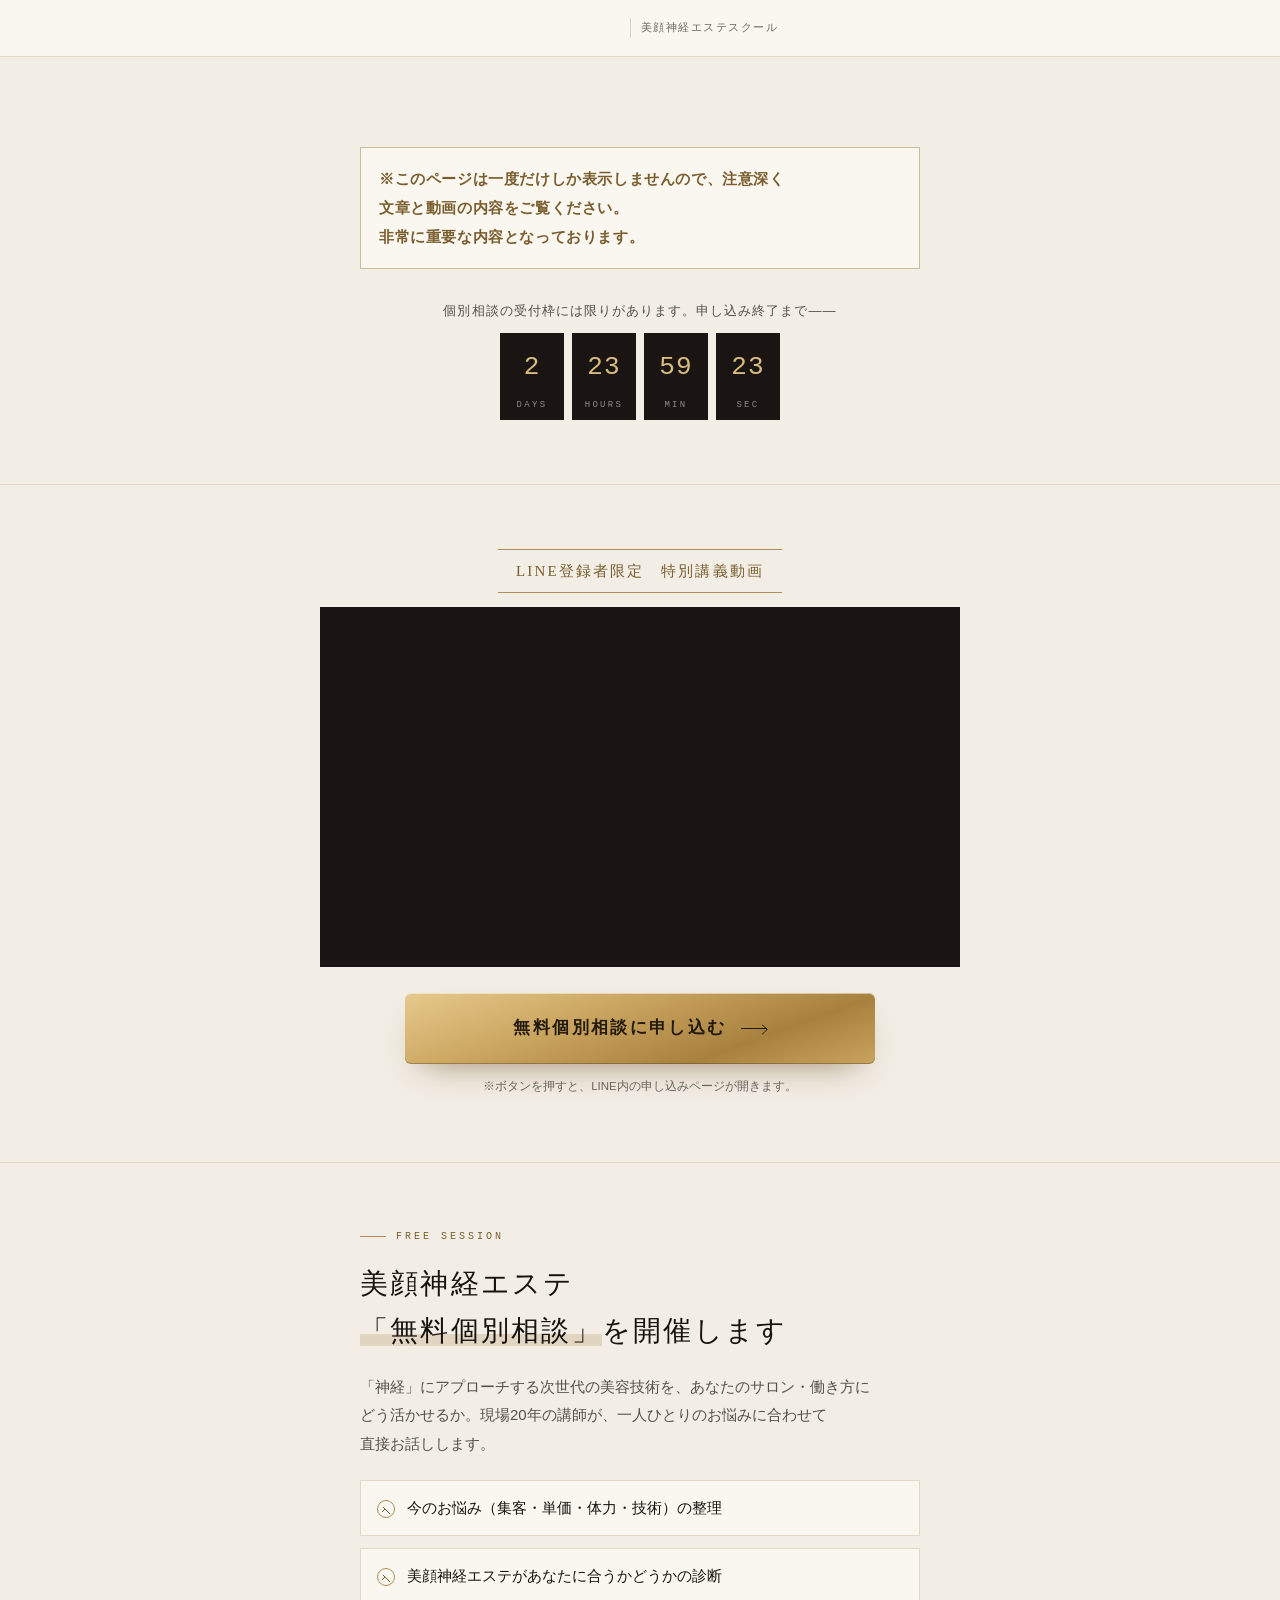
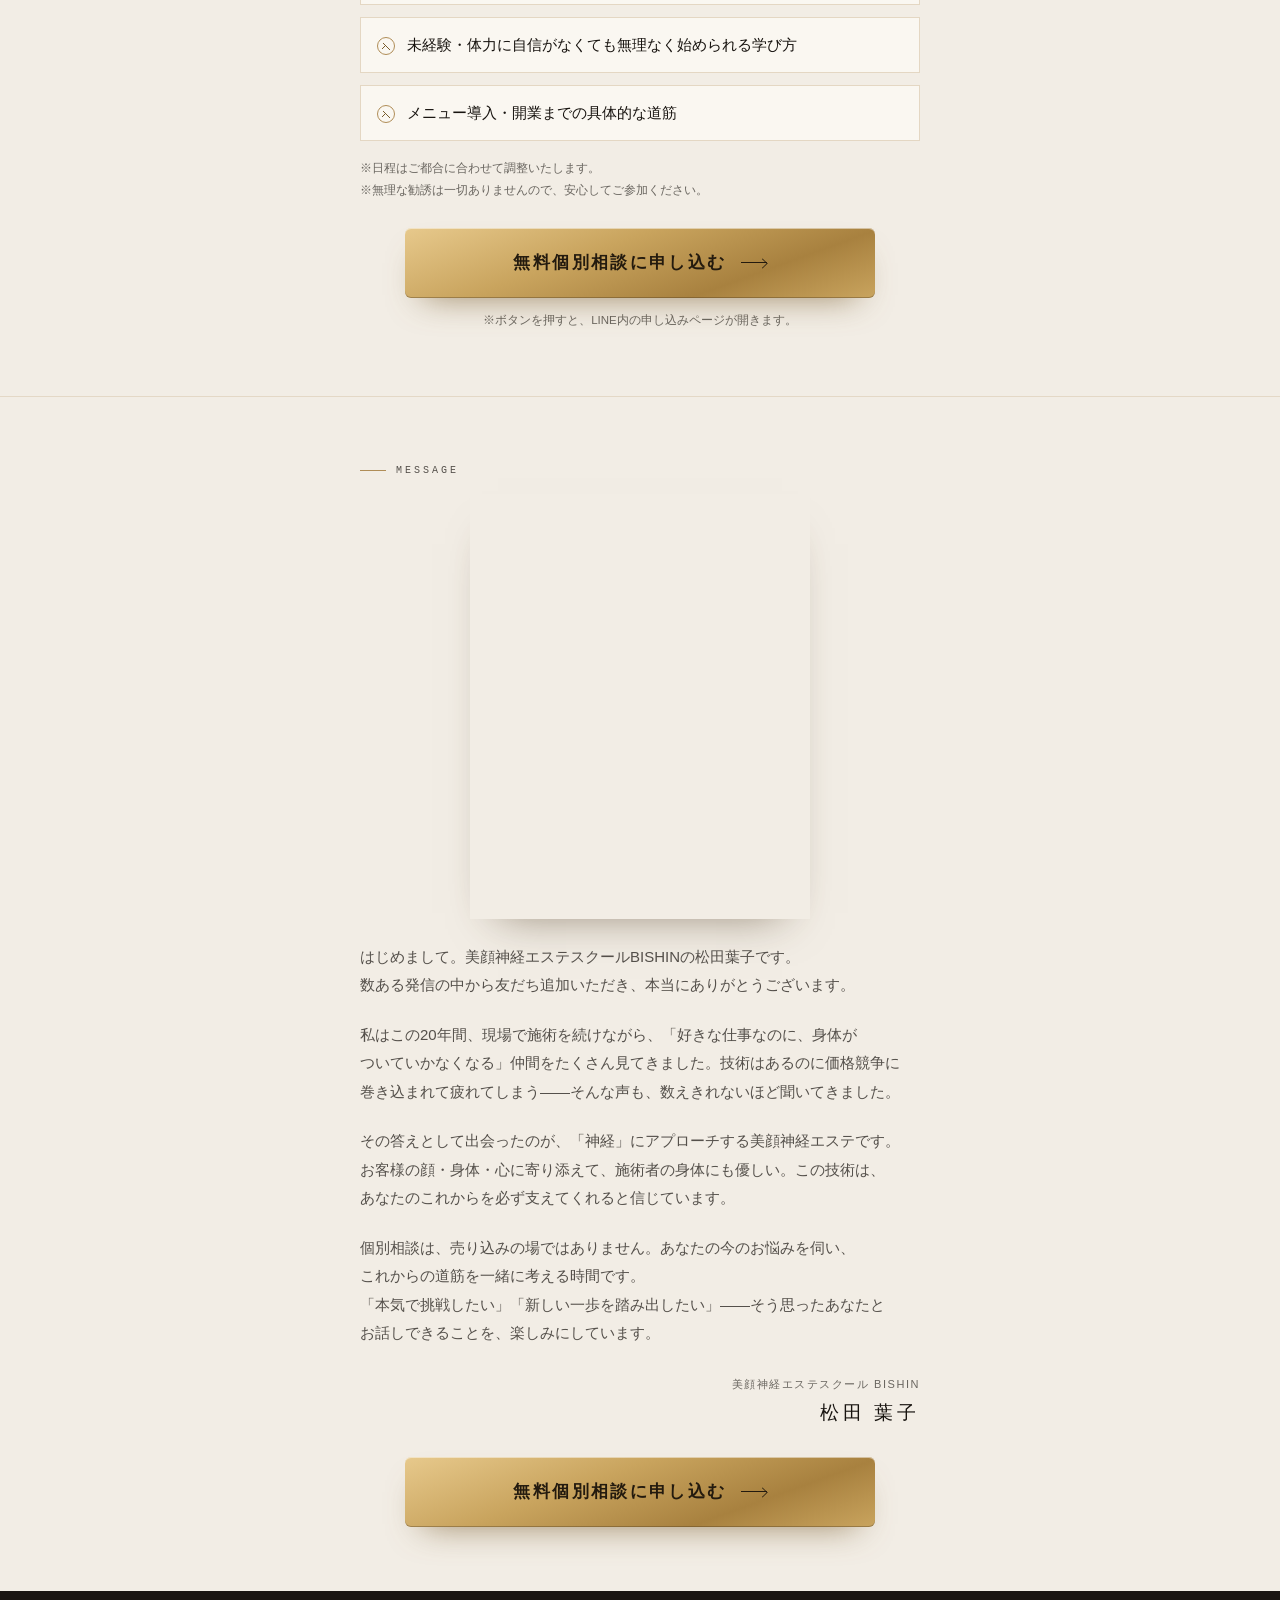
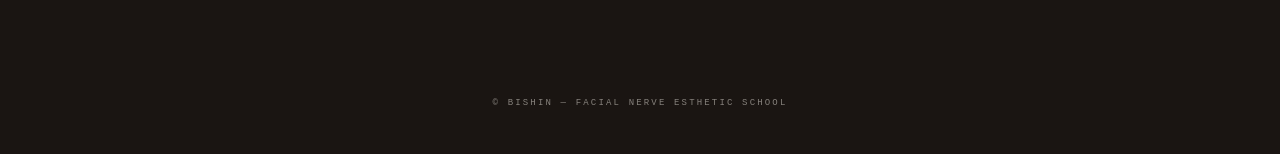
<file: soudan-template.html>
<!doctype html><html lang="ja"><head>
<meta charset="utf-8">
<meta name="viewport" content="width=device-width,initial-scale=1">
<meta name="robots" content="noindex">
<title>無料個別相談のご案内｜美顔神経エステスクール BISHIN</title>
<!-- Meta Pixel Code -->
<script>
!function(f,b,e,v,n,t,s)
{if(f.fbq)return;n=f.fbq=function(){n.callMethod?
n.callMethod.apply(n,arguments):n.queue.push(arguments)};
if(!f._fbq)f._fbq=n;n.push=n;n.loaded=!0;n.version='2.0';
n.queue=[];t=b.createElement(e);t.async=!0;
t.src=v;s=b.getElementsByTagName(e)[0];
s.parentNode.insertBefore(t,s)}(window, document,'script',
'https://connect.facebook.net/en_US/fbevents.js');
fbq('init', '2170507383557687');
fbq('track', 'PageView');
</script>
<noscript><img height="1" width="1" style="display:none"
src="https://www.facebook.com/tr?id=2170507383557687&ev=PageView&noscript=1"
/></noscript>
<!-- End Meta Pixel Code -->
<style>
:root{
  --paper:#F2EDE5; --paper-2:#FAF7F1; --paper-3:#E9E1D3;
  --ink:#17130F; --ink-70:rgba(23,19,15,.72); --ink-45:rgba(23,19,15,.62); --ink-14:rgba(23,19,15,.16);
  --deep:#1A1512; --signal:#B08D57; --signal-tx:#7A5E2E; --signal-lit:#D8BC7E;
  --f-min:"Hiragino Mincho ProN","HiraMinProN-W3","Yu Mincho","YuMincho","Noto Serif JP",serif;
  --f-go:"Hiragino Sans","Hiragino Kaku Gothic ProN","Yu Gothic","YuGothic","Noto Sans JP",sans-serif;
  --f-mono:"SFMono-Regular","SF Mono",Menlo,Consolas,ui-monospace,monospace;
  --pad:clamp(20px,5vw,40px);
  --mark-gold:__MARK_GOLD__;
  --word-ink:__WORD_INK__;
  --ph-prof:__PH_PROF__;
}
*{box-sizing:border-box}
html{-webkit-text-size-adjust:100%}
body{margin:0;background:var(--paper);color:var(--ink);font-family:var(--f-go);line-height:1.9;font-size:15px}
img{max-width:100%}
.wrap{max-width:640px;margin-inline:auto;padding-inline:var(--pad)}

/* ヘッダー */
.hd{display:flex;align-items:center;justify-content:center;gap:10px;padding:18px var(--pad);
  border-bottom:1px solid rgba(176,141,87,.3);background:var(--paper-2)}
.hd i{display:block;width:118px;height:16px;background:var(--word-ink) center/contain no-repeat}
.hd span{font-size:10.5px;letter-spacing:.14em;color:var(--ink-45);border-left:1px solid var(--ink-14);padding-left:10px}

/* 注意書き */
.notice{margin:26px 0 0;padding:16px 18px;border:1px solid rgba(176,141,87,.55);background:var(--paper-2);
  font-size:15px;font-weight:600;color:var(--signal-tx);letter-spacing:.04em;line-height:1.95}

/* 見出しまわり */
.eyebrow{font-family:var(--f-mono);font-size:10px;letter-spacing:.3em;color:var(--signal-tx);
  display:flex;align-items:center;gap:10px;margin:0 0 14px}
.eyebrow::before{content:"";width:26px;height:1px;background:var(--signal)}
.h1{font-family:var(--f-min);font-weight:400;font-size:clamp(24px,6.4vw,32px);letter-spacing:.1em;line-height:1.6;margin:0}
.h2{font-family:var(--f-min);font-weight:400;font-size:clamp(21px,5.6vw,28px);letter-spacing:.08em;line-height:1.7;margin:0 0 18px}
.h2 em{font-style:normal;background:linear-gradient(transparent 62%,rgba(176,141,87,.25) 62%)}
.sec{padding:clamp(40px,9vw,64px) 0}
.sec+.sec{border-top:1px solid rgba(176,141,87,.22)}
.lead{color:var(--ink-70);margin:0}
.nb{display:inline-block}

/* 動画 */
.mv-label{text-align:center;margin:0 0 14px}
.mv-label b{display:inline-block;font-family:var(--f-min);font-weight:400;font-size:15px;letter-spacing:.14em;
  border-top:1px solid var(--signal);border-bottom:1px solid var(--signal);padding:7px 18px;color:var(--signal-tx)}
.video{position:relative;aspect-ratio:16/9;background:var(--deep);overflow:hidden;margin-inline:calc(var(--pad)*-1)}
.video video{position:absolute;inset:0;width:100%;height:100%;object-fit:contain;display:block;background:var(--deep)}
.video iframe{position:absolute;inset:0;width:100%;height:100%;border:0;display:block;background:var(--deep)}
.video-wait{position:absolute;inset:0;display:grid;place-items:center}
.video-wait div{text-align:center}
.video-wait i{display:block;width:64px;height:65px;background:var(--mark-gold) center/contain no-repeat;margin:0 auto 12px;opacity:.9}
.video-wait p{margin:0;font-family:var(--f-mono);font-size:10px;letter-spacing:.3em;color:rgba(242,237,229,.65)}

/* リスト */
.gets{list-style:none;margin:22px 0 0;padding:0;display:grid;gap:12px}
.gets li{position:relative;padding:14px 16px 14px 46px;background:var(--paper-2);border:1px solid rgba(176,141,87,.3);line-height:1.75}
.gets li::before{content:"";position:absolute;left:16px;top:19px;width:16px;height:16px;border-radius:50%;
  border:1px solid var(--signal);background:
  linear-gradient(45deg,transparent 46%,var(--signal-tx) 46%,var(--signal-tx) 54%,transparent 54%) no-repeat 55% 60%/9px 7px,
  linear-gradient(-52deg,transparent 46%,var(--signal-tx) 46%,var(--signal-tx) 54%,transparent 54%) no-repeat 28% 62%/5px 5px}
.small-note{font-size:12px;color:var(--ink-45);margin:16px 0 0;line-height:1.85}

/* カウントダウン */
.limit{margin:30px 0 0;text-align:center}
.limit p{margin:0 0 10px;font-size:13px;letter-spacing:.08em;color:var(--ink-70)}
.timer{display:flex;justify-content:center;gap:8px}
.timer b{display:block;min-width:64px;padding:10px 6px 6px;background:var(--deep);color:var(--signal-lit);
  font-family:var(--f-mono);font-size:26px;font-weight:400;letter-spacing:.04em}
.timer b small{display:block;font-size:9px;letter-spacing:.26em;color:rgba(242,237,229,.55);margin-top:4px}

/* CTA（本LPと同じ金の板） */
.cta{display:flex;align-items:center;justify-content:center;gap:14px;position:relative;overflow:hidden;
  width:100%;max-width:470px;margin:26px auto 0;border-radius:6px;padding:19px 20px;text-decoration:none;
  background:linear-gradient(160deg,#E7C98C 0%,#C9A45E 38%,#A8813F 72%,#C9A45E 100%);
  box-shadow:0 16px 34px -18px rgba(122,94,46,.75), inset 0 1px 0 rgba(255,255,255,.5), inset 0 -1px 0 rgba(70,50,24,.35);
  transition:transform .14s ease, box-shadow .14s ease}
.cta::before{content:"";position:absolute;top:-4px;bottom:-4px;left:-70%;width:42%;pointer-events:none;
  background:linear-gradient(105deg,rgba(255,255,255,0) 0%,rgba(255,255,255,.5) 50%,rgba(255,255,255,0) 100%);
  transform:skewX(-22deg);animation:cta-shine 3.4s ease-in-out infinite}
@keyframes cta-shine{0%{left:-70%}42%{left:135%}100%{left:135%}}
.cta:hover{transform:translateY(-2px);
  box-shadow:0 20px 40px -18px rgba(122,94,46,.85), inset 0 1px 0 rgba(255,255,255,.55), inset 0 -1px 0 rgba(70,50,24,.35)}
.cta:active{transform:translateY(2px);
  box-shadow:0 8px 16px -12px rgba(122,94,46,.7), inset 0 1px 0 rgba(255,255,255,.4), inset 0 -1px 0 rgba(70,50,24,.3)}
@media (prefers-reduced-motion:reduce){.cta::before{animation:none}}
.cta b{font-family:var(--f-min);font-weight:600;font-size:17px;letter-spacing:.14em;color:#231A0E}
.cta .ar{width:26px;height:1px;background:#231A0E;position:relative}
.cta .ar::after{content:"";position:absolute;right:0;top:-3px;width:8px;height:8px;border-top:1px solid #231A0E;border-right:1px solid #231A0E;transform:rotate(45deg) scale(.8)}
.cta-note{text-align:center;font-size:11.5px;color:var(--ink-45);margin:12px 0 0}

/* Message */
.msg-fig{width:min(78%,340px);margin:0 auto 24px;aspect-ratio:4/5;background:var(--ph-prof) center 20%/cover no-repeat;
  box-shadow:0 22px 44px -28px rgba(70,50,24,.6)}
.msg p{margin:0 0 1.4em;color:var(--ink-70)}
.msg p:last-of-type{margin-bottom:0}
.sign{margin-top:26px;text-align:right}
.sign span{display:block;font-size:11px;letter-spacing:.14em;color:var(--ink-45)}
.sign b{font-family:var(--f-min);font-weight:400;font-size:19px;letter-spacing:.2em}

/* フッター */
.ft{padding:30px var(--pad) 40px;text-align:center;background:var(--deep)}
.ft i{display:block;width:54px;height:55px;background:var(--mark-gold) center/contain no-repeat;margin:0 auto 10px;opacity:.9}
.ft small{font-family:var(--f-mono);font-size:9px;letter-spacing:.24em;color:rgba(242,237,229,.5)}
</style>
</head><body>

<header class="hd">
  <i aria-label="BISHIN"></i><span>美顔神経エステスクール</span>
</header>

<!-- ① 導入 -->
<section class="sec">
  <div class="wrap">
    <p class="notice"><span class="nb">※このページは</span><span class="nb">一度だけしか</span><span class="nb">表示しませんので、</span><span class="nb">注意深く</span><span class="nb">文章と動画の内容を</span><span class="nb">ご覧ください。</span><br>
    <span class="nb">非常に重要な内容と</span><span class="nb">なっております。</span></p>

    <div class="limit">
      <p><span class="nb">個別相談の受付枠には</span><span class="nb">限りがあります。</span><span class="nb">申し込み終了まで——</span></p>
      <div class="timer" aria-hidden="true">
        <b><span id="t-d">-</span><small>DAYS</small></b>
        <b><span id="t-h">--</span><small>HOURS</small></b>
        <b><span id="t-m">--</span><small>MIN</small></b>
        <b><span id="t-s">--</span><small>SEC</small></b>
      </div>
    </div>
  </div>
</section>

<!-- ② 特別講義動画 -->
<section class="sec">
  <div class="wrap">
    <p class="mv-label"><b><span class="nb">LINE登録者限定</span>　<span class="nb">特別講義動画</span></b></p>
    <div class="video" id="lecture-video">
      <!-- __YT_ID__ にYouTube動画ID（限定公開）を入れる -->
      <iframe src="https://www.youtube-nocookie.com/embed/__YT_ID__?rel=0&amp;playsinline=1"
        title="LINE登録者限定 特別講義動画"
        allow="accelerometer; autoplay; clipboard-write; encrypted-media; gyroscope; picture-in-picture; web-share"
        allowfullscreen referrerpolicy="strict-origin-when-cross-origin" loading="lazy"></iframe>
    </div>

    <a class="cta" href="__LIFF__" target="_blank" rel="noopener">
      <b>無料個別相談に申し込む</b><span class="ar" aria-hidden="true"></span>
    </a>
    <p class="cta-note">※ボタンを押すと、LINE内の申し込みページが開きます。</p>
  </div>
</section>

<!-- ③ 個別相談の案内 -->
<section class="sec">
  <div class="wrap">
    <p class="eyebrow">FREE SESSION</p>
    <h2 class="h2"><span class="nb">美顔神経エステ</span><br><em><span class="nb">「無料個別相談」</span></em><span class="nb">を</span><span class="nb">開催します</span></h2>
    <p class="lead"><span class="nb">「神経」に</span><span class="nb">アプローチする</span><span class="nb">次世代の</span><span class="nb">美容技術を、</span><span class="nb">あなたの</span><span class="nb">サロン・</span><span class="nb">働き方に</span><span class="nb">どう活かせるか。</span><span class="nb">現場20年の</span><span class="nb">講師が、</span><span class="nb">一人ひとりの</span><span class="nb">お悩みに</span><span class="nb">合わせて</span><span class="nb">直接お話しします。</span></p>

    <ul class="gets">
      <li><span class="nb">今のお悩み</span><span class="nb">（集客・単価・</span><span class="nb">体力・技術）の</span><span class="nb">整理</span></li>
      <li><span class="nb">美顔神経エステが</span><span class="nb">あなたに</span><span class="nb">合うかどうかの</span><span class="nb">診断</span></li>
      <li><span class="nb">未経験・</span><span class="nb">体力に自信が</span><span class="nb">なくても</span><span class="nb">無理なく始められる</span><span class="nb">学び方</span></li>
      <li><span class="nb">メニュー導入・</span><span class="nb">開業までの</span><span class="nb">具体的な道筋</span></li>
    </ul>
    <p class="small-note">※日程はご都合に合わせて調整いたします。<br>※無理な勧誘は一切ありませんので、安心してご参加ください。</p>

    <a class="cta" href="__LIFF__" target="_blank" rel="noopener">
      <b>無料個別相談に申し込む</b><span class="ar" aria-hidden="true"></span>
    </a>
    <p class="cta-note">※ボタンを押すと、LINE内の申し込みページが開きます。</p>
  </div>
</section>

<!-- ④ Message -->
<section class="sec">
  <div class="wrap msg">
    <p class="eyebrow">MESSAGE</p>
    <figure class="msg-fig" role="img" aria-label="BISHIN 講師 松田葉子"></figure>
    <p><span class="nb">はじめまして。</span><span class="nb">美顔神経エステスクール</span><span class="nb">BISHINの</span><span class="nb">松田葉子です。</span><br>
    <span class="nb">数ある発信の中から</span><span class="nb">友だち追加いただき、</span><span class="nb">本当に</span><span class="nb">ありがとうございます。</span></p>
    <p><span class="nb">私はこの20年間、</span><span class="nb">現場で施術を</span><span class="nb">続けながら、</span><span class="nb">「好きな仕事なのに、</span><span class="nb">身体が</span><span class="nb">ついていかなくなる」</span><span class="nb">仲間を</span><span class="nb">たくさん</span><span class="nb">見てきました。</span><span class="nb">技術はあるのに</span><span class="nb">価格競争に</span><span class="nb">巻き込まれて</span><span class="nb">疲れてしまう——</span><span class="nb">そんな声も、</span><span class="nb">数えきれないほど</span><span class="nb">聞いてきました。</span></p>
    <p><span class="nb">その答えとして</span><span class="nb">出会ったのが、</span><span class="nb">「神経」に</span><span class="nb">アプローチする</span><span class="nb">美顔神経エステです。</span><span class="nb">お客様の</span><span class="nb">顔・身体・心に</span><span class="nb">寄り添えて、</span><span class="nb">施術者の身体にも</span><span class="nb">優しい。</span><span class="nb">この技術は、</span><span class="nb">あなたの</span><span class="nb">これからを</span><span class="nb">必ず支えてくれると</span><span class="nb">信じています。</span></p>
    <p><span class="nb">個別相談は、</span><span class="nb">売り込みの場では</span><span class="nb">ありません。</span><span class="nb">あなたの</span><span class="nb">今のお悩みを伺い、</span><span class="nb">これからの道筋を</span><span class="nb">一緒に考える</span><span class="nb">時間です。</span><br>
    <span class="nb">「本気で</span><span class="nb">挑戦したい」</span><span class="nb">「新しい一歩を</span><span class="nb">踏み出したい」——</span><span class="nb">そう思った</span><span class="nb">あなたと</span><span class="nb">お話しできることを、</span><span class="nb">楽しみに</span><span class="nb">しています。</span></p>
    <div class="sign"><span>美顔神経エステスクール BISHIN</span><b>松田 葉子</b></div>

    <a class="cta" href="__LIFF__" target="_blank" rel="noopener">
      <b>無料個別相談に申し込む</b><span class="ar" aria-hidden="true"></span>
    </a>
  </div>
</section>

<footer class="ft">
  <i aria-hidden="true"></i>
  <small>&copy; BISHIN — FACIAL NERVE ESTHETIC SCHOOL</small>
</footer>

<script>
/* 申し込みクリックをMetaピクセルのLeadとして送信 */
document.addEventListener('click',function(e){
  var a=e.target.closest&&e.target.closest('a[href*="liff.line.me"],a[href*="line.me"],a[href*="lin.ee"]');
  if(a&&typeof fbq==='function'){fbq('track','Lead',{content_name:'BISHIN_SOUDAN_CTA'});}
},true);

/* 72時間のカウントダウン（訪問者ごと。期限が切れたら再セット） */
(function(){
  var KEY='bishin_soudan_deadline_v3', span=72*60*60*1000, dl;
  try{ dl=parseInt(localStorage.getItem(KEY),10); }catch(e){}
  if(!dl||isNaN(dl)||dl<Date.now()){ dl=Date.now()+span; try{localStorage.setItem(KEY,String(dl));}catch(e){} }
  var d=document.getElementById('t-d'),h=document.getElementById('t-h'),m=document.getElementById('t-m'),s=document.getElementById('t-s');
  function pad(n){return (n<10?'0':'')+n}
  function tick(){
    var r=Math.max(0,dl-Date.now());
    d.textContent=Math.floor(r/86400000);
    h.textContent=pad(Math.floor(r%86400000/3600000));
    m.textContent=pad(Math.floor(r%3600000/60000));
    s.textContent=pad(Math.floor(r%60000/1000));
  }
  tick(); setInterval(tick,1000);
})();
</script>
</body></html>
</file>
<file: trial/style.css>
@font-face{font-family:"Shippori Mincho";font-weight:400;font-style:normal;font-display:swap;src:url("assets/shippori-mincho-400.woff") format("woff")}@font-face{font-family:"Shippori Mincho";font-weight:500;font-style:normal;font-display:swap;src:url("assets/shippori-mincho-500.woff") format("woff")}
:root{color-scheme:light;--paper:#FAF7F1;--ink:#3f3529;--gold:#947344;--font:"Shippori Mincho",serif}*{box-sizing:border-box;font-family:var(--font)}html{background:#eae4da;-webkit-text-size-adjust:100%}body{margin:0;color:var(--ink);font-family:var(--font);-webkit-font-smoothing:antialiased}p,h1,figure{margin:0}img{display:block;max-width:100%}.fv{container-type:inline-size;max-width:430px;margin:auto;background:var(--paper);overflow:clip;box-shadow:0 0 60px #5b493b08}.hero{height:153cqw;position:relative;isolation:isolate;background:var(--paper);overflow:hidden}.hero-image{position:absolute;right:-9%;top:4%;width:109%;height:82%;object-fit:cover;object-position:70% 43%;z-index:-1;mask-image:linear-gradient(to right,transparent 22%,#000 60%),linear-gradient(to bottom,transparent 2%,#000 14% 72%,transparent 100%);mask-composite:intersect}.hero::before{content:"";position:absolute;inset:0;z-index:-1;background:linear-gradient(90deg,#faf7f1 0%,#faf7f1e8 28%,#faf7f100 67%)}.brand{position:absolute;left:6%;top:4.3%;right:6%;display:flex;align-items:center;justify-content:space-between;gap:15px}.brand img{width:22%;height:auto}.brand p{font-size:2.45cqw;letter-spacing:.025em;color:#776652}.kicker{position:absolute;left:6%;top:15.3%;font-size:4.2cqw;line-height:1.85;letter-spacing:.055em}.kicker span{white-space:nowrap}.kicker span:last-child{color:var(--gold)}h1{position:absolute;left:5.5%;top:29%;font-weight:400;line-height:1.75;letter-spacing:.015em}h1 span{display:block;white-space:nowrap}.technique{font-size:6.2cqw;color:#7e6038}.event{font-size:8.4cqw;letter-spacing:.05em;color:#40372b;margin-top:1cqw}.schedule{position:absolute;top:54%;left:5.5%;width:51%;padding:4cqw 1.5cqw 3.7cqw;text-align:center;border-radius:5cqw;background:#fffdf9ed;border:1px solid #f4ebdc;box-shadow:0 5px 24px #80694105}.schedule-label{font-size:2.8cqw;line-height:1.7;letter-spacing:.08em;color:#75664f}.date{white-space:nowrap;line-height:1.4;margin-top:1.3cqw;color:#81623a}.date>span{font-size:7.1cqw;letter-spacing:-.035em}.date small{font-size:3cqw;letter-spacing:0;margin-left:.25em}.time{font-size:3.4cqw;line-height:1.6;margin-top:.5cqw;white-space:nowrap}.venue{font-size:2.6cqw;margin-top:1cqw;line-height:1.7;color:#776652}.venue span{white-space:nowrap;display:inline-block}.venue span+span{margin-left:.7em}.nameplate{position:absolute;top:68.5%;right:4.5%;width:33%;padding:2.8cqw 1cqw;border-radius:4.5cqw;text-align:center;background:#fffdf8ed;border:1px solid #e9ddc9}.nameplate p:first-child{font-size:2.05cqw;line-height:1.7;letter-spacing:0}.nameplate p:first-child span{letter-spacing:.09em}.teacher-name{font-size:4.4cqw;letter-spacing:.13em;padding-left:.13em;line-height:1.7;margin-top:1cqw}.achievements{position:absolute;left:6%;right:6%;bottom:2.6%;display:grid;grid-template-columns:1fr 1fr;gap:5cqw}.achievement{text-align:center;background:linear-gradient(130deg,#fcf8ed,#f1e7cd);border:1px solid #c3ad7c;border-radius:2cqw;padding:2.7cqw 1cqw 2.5cqw;position:relative}.achievement::before{content:"";position:absolute;inset:1cqw;border:1px solid #fff8e4;pointer-events:none;border-radius:1cqw}.stat-label{font-size:2.65cqw;line-height:1.6;color:#77613a;white-space:nowrap}.stat-value{display:flex;justify-content:center;align-items:baseline;gap:.45cqw;line-height:1.35;margin-top:.5cqw;color:#826335}.stat-value strong{font-weight:400;font-size:8cqw;letter-spacing:-.03em}.stat-value small{font-size:3.2cqw}.invitation{padding:3.6cqw 3cqw 6cqw;text-align:center;font-size:3.05cqw;line-height:2.15;letter-spacing:.025em;color:#6b5c48}.invitation span{display:inline-block;white-space:nowrap}.invitation .aspiration{font-size:3.7cqw;color:#88683c;letter-spacing:0}@media(min-width:768px){body{padding:20px 0}}

.brand p{font-size:max(9px,2.45cqw)}.schedule-label{font-size:max(10px,2.8cqw)}.venue{font-size:max(9px,2.6cqw)}.stat-label{font-size:max(10px,2.65cqw)}.nameplate p:first-child{font-size:max(10px,2.7cqw)}
/* 2026-11-06: タイトルのメリハリ、上げた名札、金の円形実績3つ。 */
.kicker{font-weight:500;text-shadow:0 1px 0 #fff}
.kicker span:last-child{display:inline-block;position:relative;color:#80602d;isolation:isolate}
.kicker span:last-child::after{content:"";position:absolute;left:-.13em;right:-.13em;bottom:.14em;height:.38em;background:linear-gradient(90deg,#e3c77e22,#d9b75585,#f2dfa344);z-index:-1}
h1{line-height:1.65;isolation:isolate}
h1::before{content:"";position:absolute;inset:1cqw -2cqw -2cqw;background:radial-gradient(ellipse at 38% 57%,#fff9e5cf,transparent 73%);z-index:-1;pointer-events:none}
.technique{font-weight:500;color:#765020;text-shadow:0 1px 0 #fff,0 2px 5px #c6a06a36;letter-spacing:.01em}
.event{position:relative;font-size:9.1cqw;line-height:1.55;letter-spacing:.015em;font-weight:500;color:#9a7028;background:linear-gradient(115deg,#6b4717 4%,#ae8035 25%,#ecd494 40%,#9a6a20 57%,#bf984b 76%,#6e4c1e 98%);-webkit-background-clip:text;background-clip:text;-webkit-text-fill-color:transparent;-webkit-text-stroke:.25px #a37d3d;filter:drop-shadow(0 1px 0 #fff) drop-shadow(0 2px 3px #7d592b30);padding-bottom:.5cqw}
.event::after{content:"";display:block;height:1px;margin:1.7cqw .5cqw 0;background:linear-gradient(90deg,#9a7028,#d6b76c99,transparent);width:91%}
.nameplate{top:61.5%;border-color:#d5bd90;background:#fffdf8f5;box-shadow:0 4px 16px #7355260c}
.achievements{left:4%;right:4%;grid-template-columns:repeat(3,minmax(0,1fr));gap:2.3cqw;bottom:2.6%}
.achievement{aspect-ratio:1;border-radius:50%;padding:2.4cqw 1cqw;display:flex;flex-direction:column;align-items:center;justify-content:center;border:1px solid #af893a;color:#694918;background:linear-gradient(132deg,#b28a39 0%,#ead184 15%,#fff3bc 31%,#d9b85d 51%,#e8cc79 68%,#f8eab2 82%,#bb9343 100%);box-shadow:inset 0 0 0 .7cqw #fff0bb85,inset 0 0 0 1cqw #b4934e55,0 3px 9px #99702c19}
.achievement::before{inset:1.4cqw;border-radius:50%;border-color:#fff6d2cc}
.achievement::after{content:"";position:absolute;inset:2.1cqw;border:1px solid #b8934255;border-radius:50%;pointer-events:none}
.stat-label{font-size:3.05cqw;color:#79531b;line-height:1.65}
.stat-value{gap:.1cqw;line-height:1.2;margin:.7cqw 0;color:#654511;white-space:nowrap;text-shadow:0 1px 0 #fff4c5}
.stat-value strong{font-size:7.2cqw;font-weight:400;letter-spacing:-.07em}
.stat-value small{font-size:3.05cqw}
.stat-note{font-size:2.55cqw;white-space:nowrap;line-height:1.6;color:#79531b}
.kicker span:last-child{padding-inline:.12em;margin-left:-.12em}
.kicker span:last-child::after{left:0;right:0}
/* 日程カードをタイトル直下へ。名札は講師の手元のすぐ下へ。 */
.schedule{top:48%;width:56%;padding:5cqw 1.8cqw 4.8cqw;box-shadow:0 5px 24px #80694108}
.schedule-label{font-size:max(10px,3cqw)}
.date>span{font-size:7.8cqw}
.time{font-size:3.6cqw}
.venue{font-size:max(9px,2.8cqw)}
.nameplate{top:51%;right:3.7%;width:32%}
.brand{right:auto;flex-direction:column;align-items:flex-start;justify-content:flex-start;gap:1.15cqw}
.brand img{width:30cqw}
.brand p{font-size:max(9px,2.35cqw);line-height:1.5;letter-spacing:.015em;white-space:nowrap}
/* タイトル2行の行間を詰める。 */
.technique{line-height:1.3}
.event{margin-top:0;line-height:1.35}
/* FVに続く直接指導・申込み・体験内容・日程。CTAは藤井LPの色と光を踏襲。 */
.teaching-section{padding:4cqw 0 0}
.teaching-statement{display:flex;flex-direction:column;align-items:center;justify-content:center;gap:5px;margin:0 10px;padding:32px 12px 34px;border:1px solid #cfb38b;border-radius:30px;background:linear-gradient(135deg,#fbf4e7,#efe2ce);color:var(--ink);font-size:clamp(18px,4.9cqw,21px);font-weight:400;line-height:1.8;letter-spacing:.025em;text-align:center}
.teaching-statement>span{white-space:nowrap}.teaching-statement strong{font-weight:500;color:#78552e}.statement-amount strong{font-size:1.6em;line-height:1}
.teaching-gallery{display:grid;grid-template-columns:1fr 1fr;gap:12px;padding:26px 22px 0}.teaching-gallery img{width:100%;height:auto;aspect-ratio:1/1;object-fit:cover;object-position:50% 50%}.teaching-gallery img:first-child{border-radius:54px 14px 14px 14px}.teaching-gallery img:last-child{border-radius:14px 14px 54px 14px}
.reservation{padding:34px 22px 42px;background:var(--paper)}
.cta{position:relative;overflow:hidden;isolation:isolate;display:flex;align-items:center;justify-content:center;gap:18px;min-height:72px;padding:14px 17px;border:1px solid #bc995e;border-radius:999px;background:linear-gradient(115deg,#c4a367,#ecd8a8 40%,#e2c68c 70%,#c6a265);box-shadow:inset 0 1px 0 #fff5dbb5,0 7px 22px #9b763b20;color:#594524;text-decoration:none;font-size:clamp(17px,4.7cqw,20px);font-weight:400;line-height:1.6;letter-spacing:.08em;transition:transform .25s,box-shadow .25s}
.cta::after{content:'';position:absolute;z-index:-1;top:-60%;left:-70%;width:32%;height:230%;background:linear-gradient(90deg,transparent,#ffffffa8,transparent);transform:skewX(-23deg);animation:cta-shine 4.4s ease-in-out infinite;pointer-events:none}.cta>span:first-child{white-space:nowrap}.cta-arrow{display:grid;place-items:center;width:38px;height:38px;flex-shrink:0;border-radius:50%;background:#fff5dcba;color:#70542b;font-size:20px}.cta:hover{transform:translateY(-2px);box-shadow:inset 0 1px 0 #fff5dbb5,0 10px 27px #9b763b2b}.cta:focus-visible{outline:2px solid #c4a57b;outline-offset:5px}.cta-note{margin:22px 0 0;color:#7d7268;text-align:center;font-size:clamp(12px,3.35cqw,14px);line-height:1.8;letter-spacing:.01em}.cta-note span{display:inline-block;white-space:nowrap}
.info-section{padding:37px 26px 39px}.event-content{margin-inline:12px;border-radius:32px;background:#f2ebe3}.section-title{margin:0;text-align:center;font-size:23px;font-weight:400;line-height:1.7;letter-spacing:.09em}.section-title::after{content:'';display:block;width:42px;height:1px;margin:16px auto 26px;background:#c4a57b}.lesson-list{margin:0;padding:0;list-style:none}.lesson-list li{display:flex;align-items:flex-start;gap:12px;padding-block:19px;border-bottom:1px solid #c4a57b45}.lesson-list li:first-child{padding-top:0}.lesson-list li:last-child{border-bottom:0;padding-bottom:0}.lesson-number{color:#98723d;font-size:24px;line-height:1.65}.lesson-list p{font-size:17px;line-height:1.9;letter-spacing:.015em}.lesson-list p span{display:inline-block;white-space:nowrap}
.event-date{display:flex;align-items:baseline;justify-content:center;gap:8px;text-align:center;white-space:nowrap}.event-date>span{font-size:43px;color:#7d623c;line-height:1.3}.event-date small{font-size:16px}.event-time{margin:14px 0 26px;text-align:center;font-size:24px}.event-facts{margin:0;border-block:1px solid #c4a57b55}.event-facts>div{display:grid;grid-template-columns:90px 1fr;align-items:center;padding:14px 12px;gap:10px}.event-facts>div+div{border-top:1px solid #c4a57b35}.event-facts dt{font-size:15px;color:#8a8078}.event-facts dd{margin:0;font-size:18px;white-space:nowrap}.event-facts>div:first-child dd{color:#92703d;font-size:23px}
.countdown-section{margin-inline:12px;padding:30px 15px 36px;border-radius:32px;background:#f2ebe3}.countdown{display:flex;align-items:baseline;justify-content:center;gap:12px;color:#795d35;font-variant-numeric:tabular-nums}.countdown-part{display:flex;align-items:baseline;gap:5px}.countdown-value{font-size:42px;font-weight:500;line-height:1.3;min-width:1.4em;text-align:center}.countdown-unit{font-size:15px}.countdown-note{margin-top:18px;text-align:center;font-size:14px;line-height:1.9;color:#7d7268}.countdown-note span{display:inline-block;white-space:nowrap}.countdown-start-note{font-size:11px;color:#8a8078;text-align:center;margin-top:12px;line-height:1.8}.countdown-expired{font-size:15px;text-align:center;color:#795d35;margin-top:18px}.cta[aria-disabled=true]{filter:grayscale(.5);cursor:default}.cta[aria-disabled=true]::after{animation:none}[hidden]{display:none!important}
@keyframes cta-shine{0%,55%{left:-70%}85%,100%{left:140%}}@media(prefers-reduced-motion:reduce){.cta::after{animation:none}.cta{transition:none}}@media(max-width:350px){.reservation{padding-inline:18px}.cta{gap:10px;padding-inline:12px;letter-spacing:.025em}.info-section{padding-inline:22px}.lesson-list p{font-size:16px}.event-facts>div{grid-template-columns:65px 1fr;padding-inline:6px}.event-facts dd{font-size:16px}.countdown{gap:6px}.countdown-value{font-size:35px}.countdown-unit{font-size:13px}.countdown-part{gap:3px}}

/* 2026-11-06 実績バッジ：高級感版（金属リング＋アイボリー盤面＋金箔調の数字） */
.achievements{gap:2.6cqw}
.achievement{border:1.05cqw solid transparent;padding:2cqw .8cqw;color:#5e4520;
 background:
  radial-gradient(circle at 34% 26%,#fffefa 0%,#fbf6ea 46%,#f1e6cf 100%) padding-box,
  conic-gradient(from 210deg,#9c7633,#e9d08e,#fff6d6,#c9a356,#8f6a2c,#d9bd78,#fff3cc,#b48c45,#9c7633) border-box;
 box-shadow:0 .4cqw .9cqw #6b4e2124,0 2.4cqw 4.5cqw -1.2cqw #6b4e2140,inset 0 0 0 .25cqw #ffffffb0,inset 0 -1.2cqw 2.4cqw #c9a96a1f}
.achievement::before{inset:.9cqw;border:1px solid #b8934a80;border-radius:50%}
.achievement::after{content:"";inset:auto;left:50%;top:-1.6cqw;width:1.6cqw;height:1.6cqw;border:0;border-radius:0;transform:translateX(-50%) rotate(45deg);background:linear-gradient(135deg,#fff6d6,#c9a356 55%,#8f6a2c);box-shadow:0 0 0 .35cqw #faf7f1}
.stat-label{font-size:max(10px,2.75cqw);letter-spacing:.12em;padding-left:.12em;color:#8a6a3a}
.stat-value{margin:.4cqw 0 .3cqw;color:#7a5a24;text-shadow:none}
.stat-value strong{font-size:7.6cqw;letter-spacing:-.04em;background:linear-gradient(180deg,#c9a35a 0%,#8a6528 48%,#5f4416 52%,#a98142 100%);-webkit-background-clip:text;background-clip:text;color:transparent;filter:drop-shadow(0 1px 0 #ffffffcc)}
.stat-value small{font-size:2.9cqw;color:#7a5a24}
.stat-note{font-size:max(9px,2.45cqw);letter-spacing:.08em;padding-left:.08em;color:#8a6a3a;position:relative;padding-top:1cqw}
.stat-note::before{content:"";position:absolute;top:0;left:50%;width:6cqw;height:1px;transform:translateX(-50%);background:linear-gradient(90deg,transparent,#b8934a,transparent)}

/* ===== 2026-11-06 シャープ版（ここから） 戻すときはこのブロックを削除 ===== */
/* FV：カードの角を立て、細い金の二重線で引き締める */
.schedule{border-radius:.6cqw;border:1px solid #cdb07a;background:#fffdf9f2;box-shadow:0 1.2cqw 3cqw -1.5cqw #6b4e2133;padding:4cqw 1.5cqw 3.6cqw}
.schedule::before{content:"";position:absolute;inset:.9cqw;border:1px solid #e6d5b0;pointer-events:none}
.nameplate{border-radius:.6cqw;border:1px solid #cdb07a;padding:2.2cqw 1cqw;box-shadow:0 1.2cqw 3cqw -1.5cqw #6b4e2133}
.nameplate::before{content:"";position:absolute;inset:.7cqw;border:1px solid #e6d5b0;pointer-events:none}
.hero{height:148cqw}
.invitation{padding:3cqw 3cqw 4cqw}

/* 直接指導：大きな角丸の箱をやめ、上下の金線で挟む */
.teaching-section{padding:2cqw 0 0}
.teaching-statement{margin:0 22px;padding:18px 8px 20px;border:0;border-radius:0;background:none;position:relative;gap:2px}
.teaching-statement::before,.teaching-statement::after{content:"";position:absolute;left:0;right:0;height:1px;background:linear-gradient(90deg,transparent,#b8934a 18%,#d9bd78 50%,#b8934a 82%,transparent)}
.teaching-statement::before{top:0}.teaching-statement::after{bottom:0}
.teaching-gallery{gap:8px;padding:16px 22px 0}
.teaching-gallery img,.teaching-gallery img:first-child,.teaching-gallery img:last-child{border-radius:2px;outline:1px solid #cdb07a;outline-offset:3px}

/* CTA：色と光はそのまま、角を立ててシャープに */
.reservation{padding:24px 22px 26px}
.cta{border-radius:3px;min-height:64px;border-color:#a98142}
.cta-arrow{border-radius:0;width:30px;height:30px;background:transparent;border-left:1px solid #8a652866;font-size:18px}
.cta-note{margin-top:12px}

/* 体験会の内容・日程・タイマー：ベージュの角丸箱をやめ、細線の枠に */
.info-section{padding:26px 24px 24px}
.event-content,.countdown-section{margin-inline:16px;border-radius:0;background:#fffdf9;border:1px solid #d9c49a;box-shadow:inset 0 0 0 4px #fffdf9,inset 0 0 0 5px #ebdcbc}
.section-title{font-size:21px;letter-spacing:.14em}
.section-title::after{width:28px;margin:10px auto 16px;background:#b8934a}
.lesson-list li{padding-block:12px;gap:10px}
.lesson-number{font-size:20px}
.lesson-list p{font-size:16px}
.event-schedule{padding-top:30px;padding-bottom:26px}
.event-date>span{font-size:40px}
.event-time{margin:6px 0 16px;font-size:22px}
.event-facts>div{padding:10px 12px}
.countdown-section{padding:20px 12px 20px;margin-bottom:24px}
.countdown-note{margin-top:10px}
.countdown-start-note{margin-top:6px}
/* ===== シャープ版（ここまで） ===== */

/* ===== 2026-11-06 こんなお悩みありませんか？（ここから） ===== */
.worries{margin:8px 16px 28px;padding:30px 20px 22px;background:#fffdf9;border:1px solid #d9c49a;box-shadow:inset 0 0 0 4px #fffdf9,inset 0 0 0 5px #ebdcbc}
.worries-label{text-align:center;font-size:12px;letter-spacing:.32em;padding-left:.32em;color:#a8844a;line-height:1}
.worries-title{margin:10px 0 0;text-align:center;font-size:22px;font-weight:400;line-height:1.6;letter-spacing:.1em;color:#40372b}
.worries-title span{display:inline-block;white-space:nowrap}
.worries-title::after{content:"";display:block;width:28px;height:1px;margin:12px auto 6px;background:#b8934a}
.worry-list{margin:0;padding:0;list-style:none}
.worry-list li{position:relative;padding:14px 4px 14px 26px;border-bottom:1px solid #c4a57b40}
.worry-list li:last-child{border-bottom:0;padding-bottom:4px}
.worry-list li::before{content:"";position:absolute;left:5px;top:22px;width:8px;height:8px;transform:rotate(45deg);background:linear-gradient(135deg,#f1dfa6,#b8934a 60%,#8f6a2c)}
.worry-list p{margin:0}
.worry-list span{display:inline-block;white-space:nowrap}
.worry-lead{font-size:14px;line-height:1.8;color:#7d7268;letter-spacing:.02em}
.worry-main{font-size:17px;line-height:1.75;color:#40372b;letter-spacing:.02em}
@media(max-width:350px){.worries{padding-inline:14px}.worry-main{font-size:16px}.worry-lead{font-size:13px}}
/* ===== お悩み（ここまで） ===== */

/* ===== 2026-11-06 悩みの深掘り（ここから） ===== */
.causes{padding:34px 20px 36px;background:#f1e9dd;border-top:1px solid #d9c49a;border-bottom:1px solid #d9c49a}
.causes span{display:inline-block;white-space:nowrap}
.causes-title{margin:0;text-align:center;font-size:21px;font-weight:400;line-height:1.7;letter-spacing:.08em;color:#40372b}
.causes-title::after{content:"";display:block;width:28px;height:1px;margin:12px auto 0;background:#b8934a}
.causes-lead{margin:14px 0 20px;text-align:center;font-size:14px;line-height:1.9;color:#6b5c48}
.cause-list{margin:0;padding:0;list-style:none;display:grid;gap:10px}
.cause{position:relative;padding:18px 18px 18px 64px;background:#fffdf9;border:1px solid #d9c49a}
.cause-number{position:absolute;left:16px;top:16px;font-size:26px;line-height:1;letter-spacing:-.02em;background:linear-gradient(180deg,#c9a35a,#8a6528 50%,#5f4416 52%,#a98142);-webkit-background-clip:text;background-clip:text;color:transparent}
.cause-number::after{content:"";position:absolute;left:0;top:34px;width:30px;height:1px;background:#b8934a}
.cause-title{margin:0 0 8px;font-size:17px;font-weight:500;line-height:1.6;letter-spacing:.02em;color:#5e4520}
.cause-text{margin:0;font-size:14px;line-height:1.85;color:#5f554a}
.causes-conclusion{margin:22px 0 0;text-align:center;font-size:15px;line-height:2;color:#40372b}
.causes-conclusion strong{font-weight:500;color:#80602d;background:linear-gradient(transparent 62%,#e9d6a366 62%)}
@media(max-width:350px){.causes{padding-inline:14px}.cause{padding:16px 12px 16px 54px}.cause-number{left:12px;font-size:22px}.cause-title{font-size:16px}}
/* ===== 悩みの深掘り（ここまで） ===== */

/* ===== 2026-11-06 理想の未来（ここから） ===== */
.futures{padding:36px 24px 34px;background:var(--paper)}
.futures span{display:inline-block;white-space:nowrap}
.futures-label{text-align:center;font-size:12px;letter-spacing:.32em;padding-left:.32em;color:#a8844a;line-height:1}
.futures-title{margin:12px 0 0;text-align:center;font-size:21px;font-weight:400;line-height:1.75;letter-spacing:.06em;color:#40372b}
.futures-title::after{content:"";display:block;width:28px;height:1px;margin:12px auto 0;background:#b8934a}
.futures-lead{margin:14px 0 22px;text-align:center;font-size:14px;line-height:1.9;color:#6b5c48}
.future-list{margin:0;padding:0;list-style:none;border-top:1px solid #d9c49a}
.future{display:grid;grid-template-columns:48px 1fr;column-gap:14px;padding:18px 2px 18px;border-bottom:1px solid #d9c49a}
.future-number{grid-row:span 2;font-size:30px;line-height:1;padding-top:2px;letter-spacing:-.02em;background:linear-gradient(180deg,#c9a35a,#8a6528 50%,#5f4416 52%,#a98142);-webkit-background-clip:text;background-clip:text;color:transparent;border-right:1px solid #d9c49a;height:100%}
.future-title{margin:0 0 8px;font-size:17px;font-weight:500;line-height:1.6;letter-spacing:.02em;color:#5e4520}
.future-text{margin:0;font-size:14px;line-height:1.85;color:#5f554a}
.futures-closing{margin-top:24px;padding:22px 14px;text-align:center;background:#fffdf9;border:1px solid #d9c49a;box-shadow:inset 0 0 0 4px #fffdf9,inset 0 0 0 5px #ebdcbc}
.futures-closing p{margin:0;font-size:15px;line-height:2;color:#40372b}
.futures-closing p+p{margin-top:10px}
.future-voice{color:#80602d}
.futures-closing strong{font-weight:500;font-size:17px;color:#80602d;background:linear-gradient(transparent 62%,#e9d6a366 62%)}
.futures-closing .futures-note{margin-top:12px;font-size:11px;line-height:1.6;color:#8a8078}
@media(max-width:350px){.futures{padding-inline:16px}.future{grid-template-columns:40px 1fr;column-gap:10px}.future-number{font-size:24px}.future-title{font-size:16px}}
/* ===== 理想の未来（ここまで） ===== */

/* ===== 2026-11-06 体験会への再誘導（ここから） ===== */
.invite{padding:36px 20px 34px;background:#f1e9dd;border-top:1px solid #d9c49a}
.invite span{display:inline-block;white-space:nowrap}
.invite-label{text-align:center;font-size:12px;letter-spacing:.32em;padding-left:.32em;color:#a8844a;line-height:1}
.invite-title{margin:12px 0 0;text-align:center;font-size:21px;font-weight:400;line-height:1.75;letter-spacing:.06em;color:#40372b}
.invite-title::after{content:"";display:block;width:28px;height:1px;margin:12px auto 0;background:#b8934a}
.invite-lead{margin:14px 0 20px;text-align:center;font-size:14px;line-height:1.9;color:#6b5c48}
.invite-list{margin:0;padding:0;list-style:none;display:grid;gap:10px}
.invite-item{padding:18px 18px 18px;background:#fffdf9;border:1px solid #d9c49a;box-shadow:inset 0 0 0 4px #fffdf9,inset 0 0 0 5px #ebdcbc}
.invite-step{margin:0;font-size:12px;letter-spacing:.14em;color:#a8844a}
.invite-item-title{margin:4px 0 8px;font-size:18px;font-weight:500;line-height:1.6;color:#5e4520;padding-bottom:8px;border-bottom:1px solid #e3d3b2}
.invite-item-text{margin:0;font-size:14px;line-height:1.85;color:#5f554a}
.invite-summary{margin:20px 0 0;padding:16px 10px;text-align:center;border-block:1px solid #b8934a}
.invite-summary p{margin:0}
.invite-teacher{font-size:14px;line-height:1.8;color:#6b5c48}
.invite-teacher strong{font-weight:500;font-size:18px;color:#5e4520}
.invite-date{margin-top:8px!important;color:#7d623c;line-height:1.4}
.invite-date>span:first-child{font-size:32px}
.invite-date small{font-size:14px;margin-right:8px}
.invite-date .invite-time{font-size:19px}
.invite-place{margin-top:4px!important;font-size:14px;color:#6b5c48}
.invite-cta{padding-top:20px}
@media(max-width:350px){.invite{padding-inline:14px}.invite-item{padding:16px 14px}.invite-date>span:first-child{font-size:28px}}
/* ===== 体験会への再誘導（ここまで） ===== */

/* ===== 2026-11-06 冒頭の体験会の内容もカード2枚に統一（ここから） ===== */
.invite-list span{display:inline-block;white-space:nowrap}
.event-content{margin-inline:0;padding:26px 20px 6px;background:none;border:0;box-shadow:none}
.invite-teacher>span:nth-child(2){margin-left:.5em}
/* ===== カード統一（ここまで） ===== */

/* ===== 2026-11-06 体験会の雰囲気（ここから） ===== */
.invite-teacher{line-height:1.9}
.mood{padding:36px 20px 34px;background:var(--paper);border-top:1px solid #d9c49a}
.mood span{display:inline-block;white-space:nowrap}
.mood-label{text-align:center;font-size:12px;letter-spacing:.32em;padding-left:.32em;color:#a8844a;line-height:1}
.mood-title{margin:12px 0 0;text-align:center;font-size:21px;font-weight:400;line-height:1.75;letter-spacing:.1em;color:#40372b}
.mood-title::after{content:"";display:block;width:28px;height:1px;margin:12px auto 0;background:#b8934a}
.mood-lead{margin:14px 0 20px;text-align:center;font-size:14px;line-height:1.9;color:#6b5c48}
.mood-gallery{display:grid;grid-template-columns:1fr 1fr;gap:10px;padding:4px}
.mood-gallery figure{margin:0}
.mood-gallery img{width:100%;height:auto;aspect-ratio:3/4;object-fit:cover;border-radius:2px;outline:1px solid #cdb07a;outline-offset:3px}
.mood-gallery .mood-wide{grid-column:1/-1}
.mood-gallery .mood-wide img{aspect-ratio:1100/1000;object-position:50% 30%}
.mood-gallery figure:nth-child(2) img{object-position:50% 30%}
.mood-gallery figure:nth-child(3) img{object-position:50% 25%}
.mood-cta{padding-top:24px}
/* ===== 体験会の雰囲気（ここまで） ===== */

/* ===== 2026-11-06 内容・日程・タイマーの繰り返しと講師の指導（ここから） ===== */
.repeat-block{padding-top:8px;padding-bottom:24px;background:var(--paper);border-top:1px solid #d9c49a}
.teach{padding:36px 20px 36px;background:#f1e9dd;border-top:1px solid #d9c49a}
.teach span{display:inline-block;white-space:nowrap}
.teach-label{text-align:center;font-size:12px;letter-spacing:.32em;padding-left:.32em;color:#a8844a;line-height:1}
.teach-title{margin:12px 0 0;text-align:center;font-size:21px;font-weight:400;line-height:1.75;letter-spacing:.1em;color:#40372b}
.teach-title::after{content:"";display:block;width:28px;height:1px;margin:12px auto 0;background:#b8934a}
.teach-lead{margin:16px 0 0;text-align:center;font-size:17px;line-height:1.8;color:#5e4520;font-weight:500}
.teach-text{margin:6px 0 20px;text-align:center;font-size:14px;line-height:1.9;color:#6b5c48}
.teach-gallery{display:grid;grid-template-columns:1fr 1fr;gap:10px;padding:4px}
.teach-gallery figure{margin:0}
.teach-gallery img{width:100%;height:auto;aspect-ratio:3/4;object-fit:cover;border-radius:2px;outline:1px solid #cdb07a;outline-offset:3px}
.teach-gallery .teach-wide{grid-column:1/-1}
.teach-gallery .teach-wide img{aspect-ratio:1100/737;object-position:50% 40%}
.teach-gallery figure:nth-child(2) img{object-position:40% 50%}
.teach-gallery figure:nth-child(3) img{object-position:50% 30%}
/* ===== 繰り返しと講師の指導（ここまで） ===== */

/* ===== 2026-11-06 よくあるご質問・講師プロフィール（ここから） ===== */
.faq,.profile{padding:36px 20px 36px;border-top:1px solid #d9c49a}
.faq{background:var(--paper)}
.profile{background:#f1e9dd}
.faq span,.profile-text span,.profile-title span,.profile-role span{display:inline-block;white-space:nowrap}
.faq-label,.profile-label{text-align:center;font-size:12px;letter-spacing:.32em;padding-left:.32em;color:#a8844a;line-height:1}
.faq-title,.profile-title{margin:12px 0 0;text-align:center;font-size:21px;font-weight:400;line-height:1.75;letter-spacing:.1em;color:#40372b}
.faq-title::after,.profile-title::after{content:"";display:block;width:28px;height:1px;margin:12px auto 20px;background:#b8934a}
.faq-list{margin:0;border-top:1px solid #d9c49a}
.faq-item{padding:16px 2px 18px;border-bottom:1px solid #d9c49a}
.faq-item dt,.faq-item dd{display:grid;grid-template-columns:28px 1fr;column-gap:10px;margin:0}
.faq-item dd{margin-top:10px}
.faq-item p{margin:0}
.faq-mark{font-size:20px;line-height:1.3;text-align:center}
.faq-item dt .faq-mark{color:#a8844a}
.faq-item dd .faq-mark{color:#5e4520;opacity:.55}
.faq-item dt p{font-size:16px;font-weight:500;line-height:1.7;color:#5e4520}
.faq-item dd p{font-size:14px;line-height:1.9;color:#5f554a}
.profile-photo{margin:0 auto;width:72%;padding:6px;border:1px solid #cdb07a;background:#fffdf9}
.profile-photo img{width:100%;height:auto;aspect-ratio:3/3.6;object-fit:cover;object-position:50% 30%}
.profile-name{margin-top:16px;text-align:center}
.profile-name p{margin:0}
.profile-role{font-size:13px;letter-spacing:.06em;color:#8a6a3a;line-height:1.8}
.profile-person{font-size:24px;letter-spacing:.24em;padding-left:.24em;color:#40372b;line-height:1.6}
.profile-salons{list-style:none;margin:14px auto 0;padding:10px 0;display:flex;justify-content:center;gap:22px;border-block:1px solid #d9c49a;width:86%}
.profile-salons li{font-size:14px;letter-spacing:.06em;color:#5e4520;white-space:nowrap}
.profile-salons li span{color:#a8844a;font-size:12px;margin-right:6px}
.profile-text{margin-top:18px;text-align:center}
.profile-text p{margin:0;font-size:14px;line-height:1.95;color:#5f554a}
.profile-text p+p{margin-top:14px}
/* ===== FAQ・プロフィール（ここまで） ===== */

/* ===== 2026-11-06 最後のまとめ（ここから） ===== */
.final-block{padding:28px 0 8px;background:var(--paper);border-top:1px solid #d9c49a}
.final-block>.countdown-section{margin-top:0}
.final-cta{padding:30px 22px 44px;text-align:center}
.final-title{margin:0 0 20px;font-size:24px;font-weight:500;line-height:1.7;letter-spacing:.1em;color:#5e4520}
.final-title span{display:inline-block;white-space:nowrap}
.final-title::after{content:"";display:block;width:28px;height:1px;margin:14px auto 0;background:#b8934a}
/* ===== 最後のまとめ（ここまで） ===== */
/* 2026-11-06 最後のまとめ：カウンターをCTAの直前へ */
.final-block>.countdown-section{margin-top:8px;margin-bottom:0}
.final-block{padding-top:8px}

/* ===== 2026-11-06 FV写真差し替え（hero-v2）：手元を見せ、名札を手元の下へ（ここから） ===== */
.hero-image{top:0;height:84%;object-position:62% 78%;mask-image:linear-gradient(to right,transparent 18%,#000 55%),linear-gradient(to bottom,transparent 1%,#000 12% 80%,transparent 100%)}
.nameplate{top:45%;right:2%;width:auto;padding:1.4cqw 6cqw 1.8cqw;border:0;border-radius:0;background:radial-gradient(ellipse at 50% 50%,#fffdf9f2 0%,#fffdf9d9 45%,#fffdf900 72%);box-shadow:none;text-align:center}
.nameplate::before{content:none}
.nameplate::after{content:"";position:absolute;left:4cqw;right:4cqw;bottom:.9cqw;height:.55cqw;background:linear-gradient(90deg,transparent,#b8934a 14%,#e9d08e 50%,#b8934a 86%,transparent);box-shadow:0 0 1.2cqw #fff8}
.nameplate p{text-shadow:0 0 .6cqw #fff,0 0 1.4cqw #fff,0 0 2.4cqw #fffc}
.nameplate p:first-child{color:#5e4520;font-weight:500}
.teacher-name{font-size:5.4cqw;font-weight:500;color:#3a2e20}
/* ===== FV写真差し替え（ここまで） ===== */
/* 2026-11-07 名札：円形のもやを削除、白文字＋細い影、行間を詰める */
.nameplate{background:none;padding:0 1cqw 1.4cqw}
.nameplate::after{left:-1cqw;right:-1cqw;bottom:0;box-shadow:none}
.nameplate p{text-shadow:0 1px 2px #1a120a99,0 0 1px #1a120a66}
.nameplate p:first-child{color:#ecd8a4;line-height:1.3;letter-spacing:.12em}
.teacher-name{margin-top:.2cqw;line-height:1.3;color:#fffaf0}

/* ===== 2026-11-07 悩みの深掘り：背景に悩む女性の写真を薄く（Unsplash／Sam、ydDedX9ytZI） ===== */
.causes{position:relative;isolation:isolate;overflow:hidden}
.causes::before{content:"";position:absolute;left:0;right:0;top:-150px;height:600px;z-index:-1;pointer-events:none;
 background:url("assets/worry-bg.jpg") 50% 0/auto 100% no-repeat;
 filter:grayscale(1) sepia(.35);opacity:.18;
 -webkit-mask-image:linear-gradient(to bottom,transparent 22%,#000 34%,#000 58%,transparent 92%);mask-image:linear-gradient(to bottom,transparent 22%,#000 34%,#000 58%,transparent 92%)}
/* ===== 悩みの深掘り背景（ここまで） ===== */

/* 直接指導：2枚の写真の上に集合写真（2026-11-08 ここから） */
.teaching-group{margin:0;padding:16px 22px 0}
.teaching-group img{display:block;width:100%;height:auto;aspect-ratio:6/5;object-fit:cover;object-position:50% 58%;border-radius:2px;outline:1px solid #cdb07a;outline-offset:3px}
.teaching-group+.teaching-gallery{padding-top:12px}
/* 直接指導の集合写真（ここまで） */
</file>
